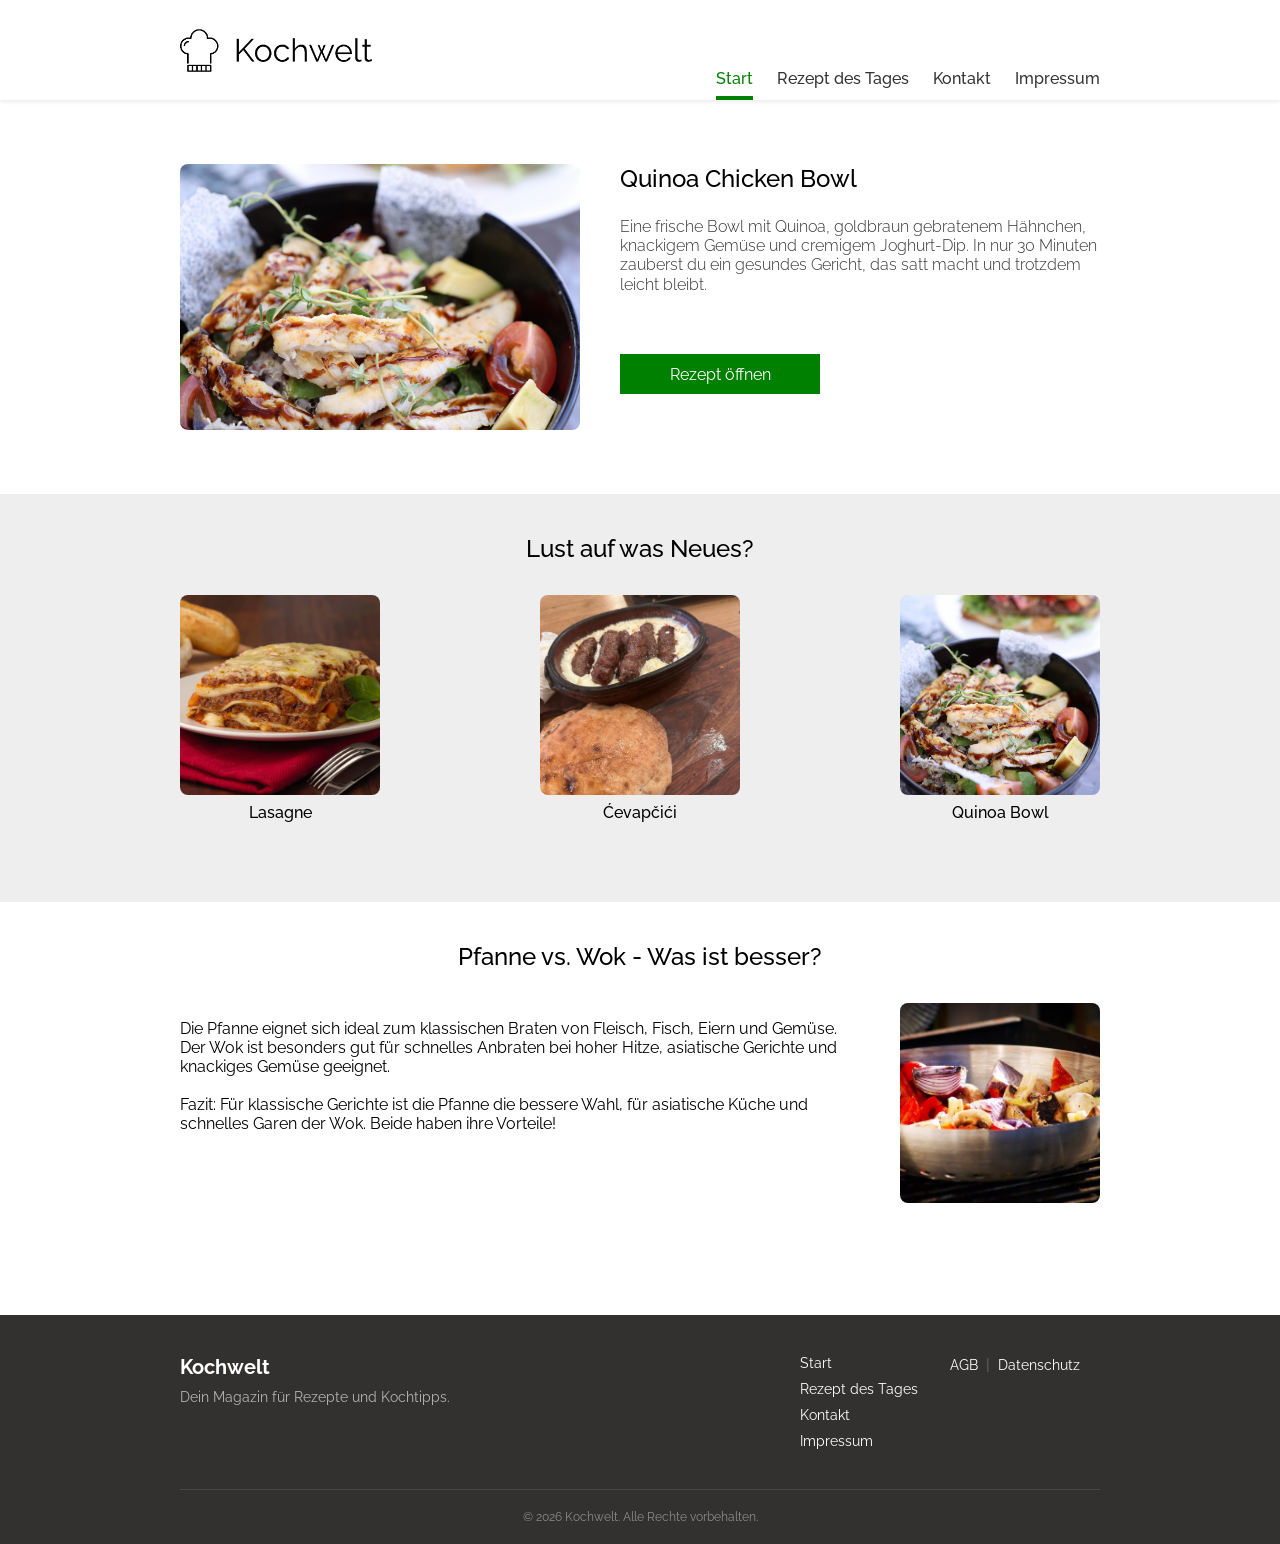
<file: index.html>
<!doctype html>
<html lang="de">
  <head>
    <meta charset="UTF-8" />
    <meta name="viewport" content="width=device-width, initial-scale=1.0" />
    <title>Kochwelt</title>
    <link rel="preconnect" href="https://fonts.googleapis.com" />
    <link rel="preconnect" href="https://fonts.gstatic.com" crossorigin />
    <link
      href="https://fonts.googleapis.com/css2?family=Raleway:wght@300;400;500;600;700&display=swap"
      rel="stylesheet"
    />
    <link rel="stylesheet" href="style.css" />
  </head>

<body>
  <header class="main-header">
    <a href="index.html" class="logo-link">
      <img src="img/logo.png" alt="Kochwelt Logo" class="logo-img" />
    </a>
    <nav class="navigation">
      <a href="./index.html" class="nav-link active">Start</a>
      <a href="./rezept-robin.html" class="nav-link">Rezept des Tages</a>
      <a href="./contact.html" class="nav-link">Kontakt</a>
      <a href="./Impressum.html" class="nav-link">Impressum</a>
    </nav>
  </header>

  <main>
    <section class="hero container">
      <img src="./img/quinoa-bowl.jpg" class="hero-image" alt="Quinoa Chicken Bowl" />
      <div class="hero-text">
        <h1>Quinoa Chicken Bowl</h1>
        <p class="hero-description">
          Eine frische Bowl mit Quinoa, goldbraun gebratenem Hähnchen,
          knackigem Gemüse und cremigem Joghurt-Dip. In nur 30 Minuten
          zauberst du ein gesundes Gericht, das satt macht und trotzdem leicht
          bleibt.
        </p>
        <a href="rezept-robin.html" class="hero-button">Rezept öffnen</a>
      </div>
    </section>

    <section class="neues">
      <div class="container">
        <h2>Lust auf was Neues?</h2>
        <div class="rezepte">
          <a href="./JB_Rezept_genau_gleich.html" class="rezept-karte">
            <img src="./img/Lasagne.jpg" alt="Lasagne" />
            <span>Lasagne</span>
          </a>

          <a href="./RMrezept.html" class="rezept-karte">
            <img src="./img/cevapcici.jpeg" alt="Ćevapčići" />
            <span>Ćevapčići</span>
          </a>

          <a href="./rezept-robin.html" class="rezept-karte">
            <img src="./img/quinoa-bowl.jpg" alt="Quinoa Bowl" />
            <span>Quinoa Bowl</span>
          </a>
        </div>
      </div>
    </section>

    <section class="artikel">
      <div class="container">
        <h2>Pfanne vs. Wok - Was ist besser?</h2>

        <div class="artikel-inhalt">
         
            <p>
              Die Pfanne eignet sich ideal zum klassischen Braten von Fleisch, Fisch, Eiern und Gemüse. Der Wok ist
              besonders gut für schnelles Anbraten bei hoher Hitze, asiatische Gerichte und knackiges Gemüse geeignet.
              <br>
              <br>
              Fazit: Für klassische Gerichte ist die Pfanne die bessere Wahl, für asiatische Küche und schnelles Garen
              der Wok. Beide haben ihre Vorteile!
            </p>
          
          <div class="artikel-bild">
            <img src="./img/wok.jpg" alt="Gemüse im Wok" />
          </div>
        </div>
      </div>
    </section>
  </main>

  <footer class="site-footer">
    <div class="footer-container">
      <div class="footer-brand">
        <span class="footer-logo-text">Kochwelt</span>
        <p>Dein Magazin für Rezepte und Kochtipps.</p>
      </div>

      <div class="footer-links">
        <a href="./index.html">Start</a>
        <a href="./rezept-robin.html">Rezept des Tages</a>
        <a href="./contact.html">Kontakt</a>
        <a href="./Impressum.html">Impressum</a>
      </div>

      <div class="footer-legal">
        <a href="#">AGB</a>
        <span class="separator">|</span>
        <a href="#">Datenschutz</a>
      </div>
    </div>
    <div class="footer-bottom">
      <p>&copy; 2026 Kochwelt. Alle Rechte vorbehalten.</p>
    </div>
  </footer>
</body>

</html>
</file>
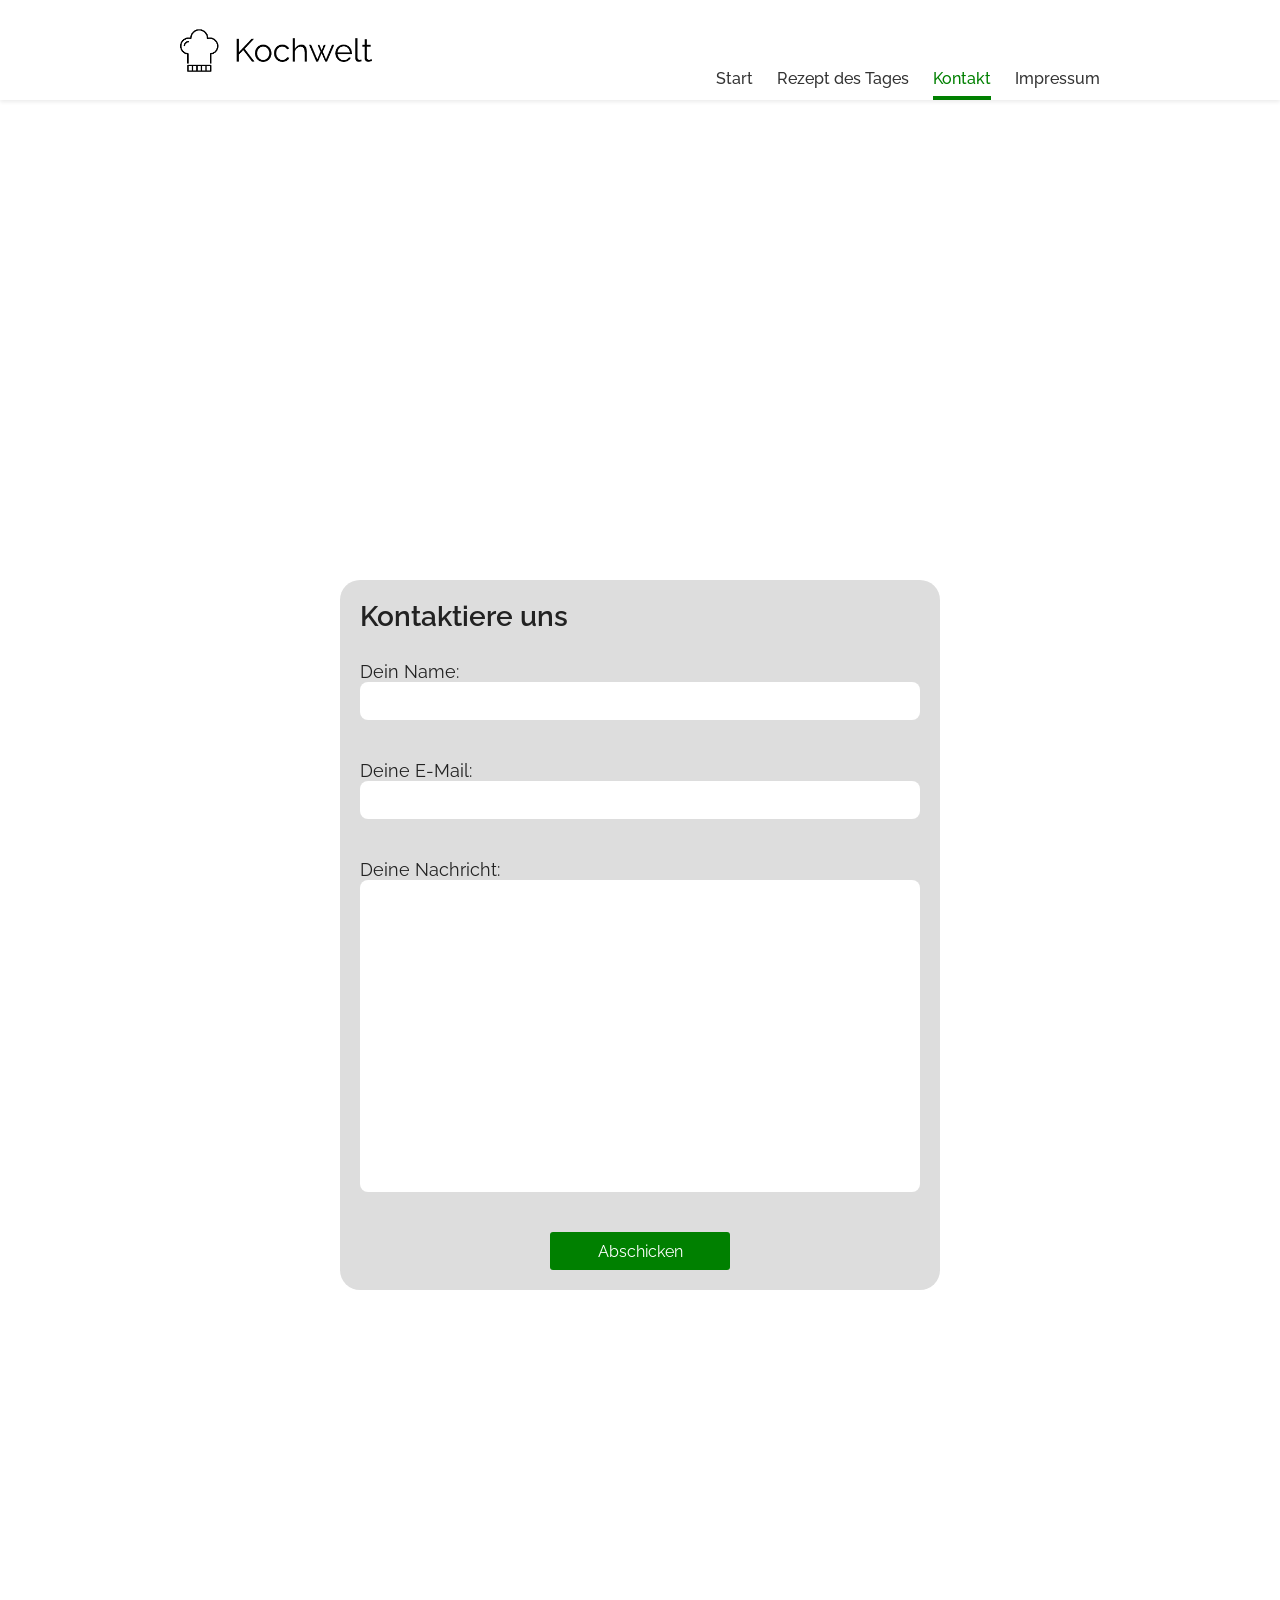
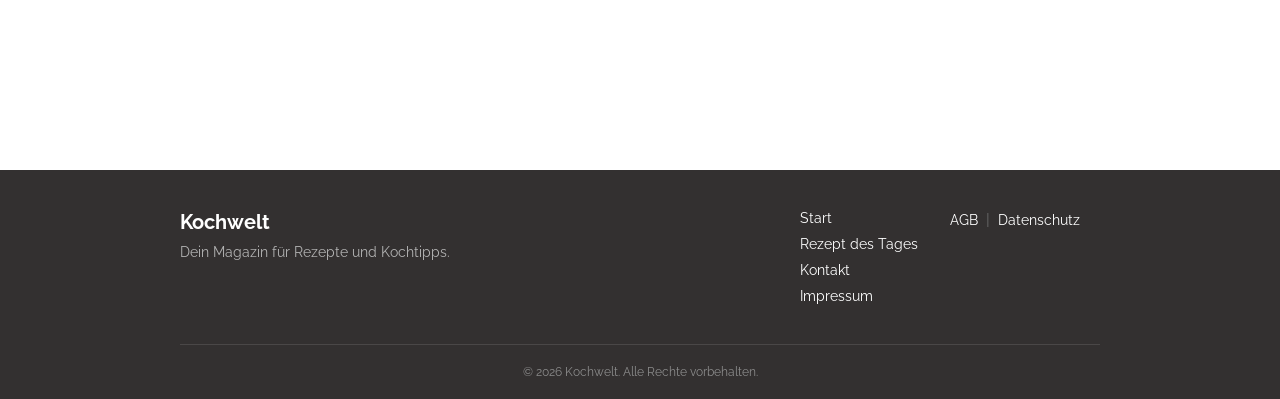
<file: contact.html>
<!doctype html>
<html lang="de">
  <head>
    <meta charset="UTF-8" />
    <meta name="viewport" content="width=device-width, initial-scale=1.0" />
    <title>Kontakt - Kochwelt</title>
    <link rel="preconnect" href="https://fonts.googleapis.com" />
    <link rel="preconnect" href="https://fonts.gstatic.com" crossorigin />
    <link
      href="https://fonts.googleapis.com/css2?family=Raleway:wght@300;400;500;600;700&display=swap"
      rel="stylesheet"/>
    <link rel="stylesheet" href="style.css" />
    <link rel="stylesheet" href="contact.css" />
  </head>

  <body>
    <header class="main-header">
      <a href="index.html" class="logo-link">
        <img src="img/logo.png" alt="Kochwelt Logo" class="logo-img" />
      </a>
      <nav class="navigation">
       <a href="./index.html" class="nav-link">Start</a>
      <a href="./rezept-robin.html" class="nav-link">Rezept des Tages</a>
      <a href="./contact.html" class="nav-link active">Kontakt</a>
      <a href="./Impressum.html" class="nav-link">Impressum</a>
      </nav>
    </header>

    <main class="contact-section">
      <form class="contact-form">
        <h1>Kontaktiere uns</h1>

        <label for="name">Dein Name:</label>
        <input required type="text" id="name" name="name" />

        <label for="email">Deine E-Mail:</label>
        <input required type="email" id="email" name="email" />

        <label for="message">Deine Nachricht:</label>
        <textarea required id="message" name="message"></textarea>

        <button type="submit" class="contact-button">Abschicken</button>
      </form>
    </main>

    <footer class="site-footer">
      <div class="footer-container">
        <div class="footer-brand">
          <span class="footer-logo-text">Kochwelt</span>
          <p>Dein Magazin für Rezepte und Kochtipps.</p>
        </div>

        <div class="footer-links">
           <a href="./index.html">Start</a>
      <a href="./rezept-robin.html">Rezept des Tages</a>
      <a href="./contact.html">Kontakt</a>
      <a href="./Impressum.html">Impressum</a>
        </div>

        <div class="footer-legal">
          <a href="#">AGB</a>
          <span class="separator">|</span>
          <a href="#">Datenschutz</a>
        </div>
      </div>
      <div class="footer-bottom">
        <p>&copy; 2026 Kochwelt. Alle Rechte vorbehalten.</p>
      </div>
    </footer>
  </body>
</html>
</file>
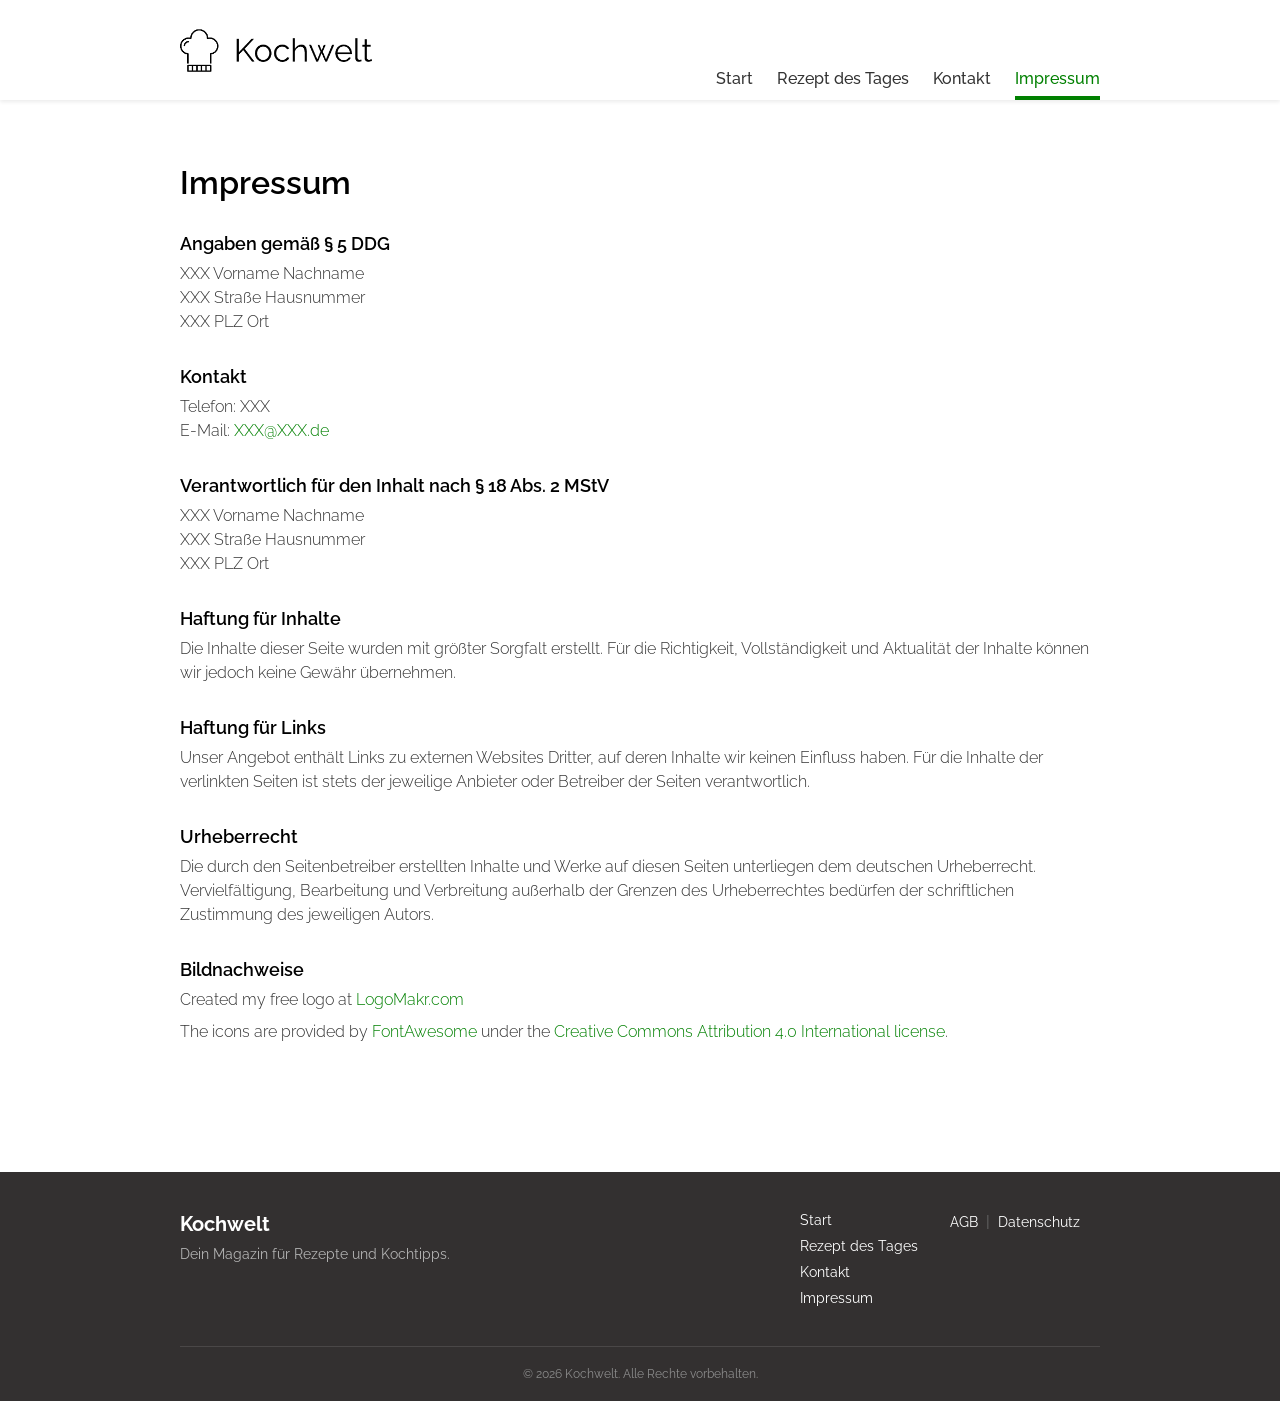
<file: Impressum.html>
<!doctype html>
<html lang="de">
  <head>
    <meta charset="UTF-8" />
    <meta name="viewport" content="width=device-width, initial-scale=1.0" />
    <title>Impressum - Kochwelt</title>
    <link rel="preconnect" href="https://fonts.googleapis.com" />
    <link rel="preconnect" href="https://fonts.gstatic.com" crossorigin />
    <link
      href="https://fonts.googleapis.com/css2?family=Raleway:wght@300;400;500;600;700&display=swap"
      rel="stylesheet"
    />
    <link rel="stylesheet" href="style.css" />
    <link rel="stylesheet" href="Impressum-style.css" />
  </head>

  <body>
    <header class="main-header">
      <a href="index.html" class="logo-link">
        <img src="img/logo.png" alt="Kochwelt Logo" class="logo-img" />
      </a>
      <nav class="navigation">
       <a href="./index.html" class="nav-link">Start</a>
      <a href="./rezept-robin.html" class="nav-link">Rezept des Tages</a>
      <a href="./contact.html" class="nav-link">Kontakt</a>
      <a href="./Impressum.html" class="nav-link active">Impressum</a>
      </nav>
    </header>

    <main class="impressum container">
        <h1>Impressum</h1>
            <h2>Angaben gemäß § 5 DDG</h2>
            <p>
                XXX Vorname Nachname<br>
                XXX Straße Hausnummer<br>
                XXX PLZ Ort
            </p>

            <h2>Kontakt</h2>
            <p>
                Telefon: XXX<br>
                E-Mail: <a href="mailto:XXX@XXX.de">XXX@XXX.de</a>
            </p>

            <h2>Verantwortlich für den Inhalt nach § 18 Abs. 2 MStV</h2>
            <p>
                XXX Vorname Nachname<br>
                XXX Straße Hausnummer<br>
                XXX PLZ Ort
            </p>

            <h2>Haftung für Inhalte</h2>
            <p>
                Die Inhalte dieser Seite wurden mit größter Sorgfalt erstellt. Für die Richtigkeit,
                Vollständigkeit und Aktualität der Inhalte können wir jedoch keine Gewähr übernehmen.
            </p>

            <h2>Haftung für Links</h2>
            <p>
                Unser Angebot enthält Links zu externen Websites Dritter, auf deren Inhalte wir keinen
                Einfluss haben. Für die Inhalte der verlinkten Seiten ist stets der jeweilige Anbieter
                oder Betreiber der Seiten verantwortlich.
            </p>

            <h2>Urheberrecht</h2>
            <p>
                Die durch den Seitenbetreiber erstellten Inhalte und Werke auf diesen Seiten unterliegen
                dem deutschen Urheberrecht. Vervielfältigung, Bearbeitung und Verbreitung außerhalb der
                Grenzen des Urheberrechtes bedürfen der schriftlichen Zustimmung des jeweiligen Autors.
            </p>

        <h2>Bildnachweise</h2>
        <p>
          Created my free logo at
          <a href="https://logomakr.com" target="_blank">LogoMakr.com</a>
        </p>
        <p>
          The icons are provided by
          <a href="https://fontawesome.com/" rel="nofollow" target="_blank">FontAwesome</a>
          under the
          <a href="https://fontawesome.com/license" target="_blank" rel="nofollow">Creative Commons Attribution 4.0 International license</a>.
        </p>
    </main>

    <footer class="site-footer">
      <div class="footer-container">
        <div class="footer-brand">
          <span class="footer-logo-text">Kochwelt</span>
          <p>Dein Magazin für Rezepte und Kochtipps.</p>
        </div>

        <div class="footer-links">
           <a href="./index.html">Start</a>
      <a href="./rezept-robin.html">Rezept des Tages</a>
      <a href="./contact.html">Kontakt</a>
      <a href="./Impressum.html">Impressum</a>
        </div>

        <div class="footer-legal">
          <a href="#">AGB</a>
          <span class="separator">|</span>
          <a href="#">Datenschutz</a>
        </div>
      </div>
      <div class="footer-bottom">
        <p>&copy; 2026 Kochwelt. Alle Rechte vorbehalten.</p>
      </div>
    </footer>
  </body>
</html>
</file>
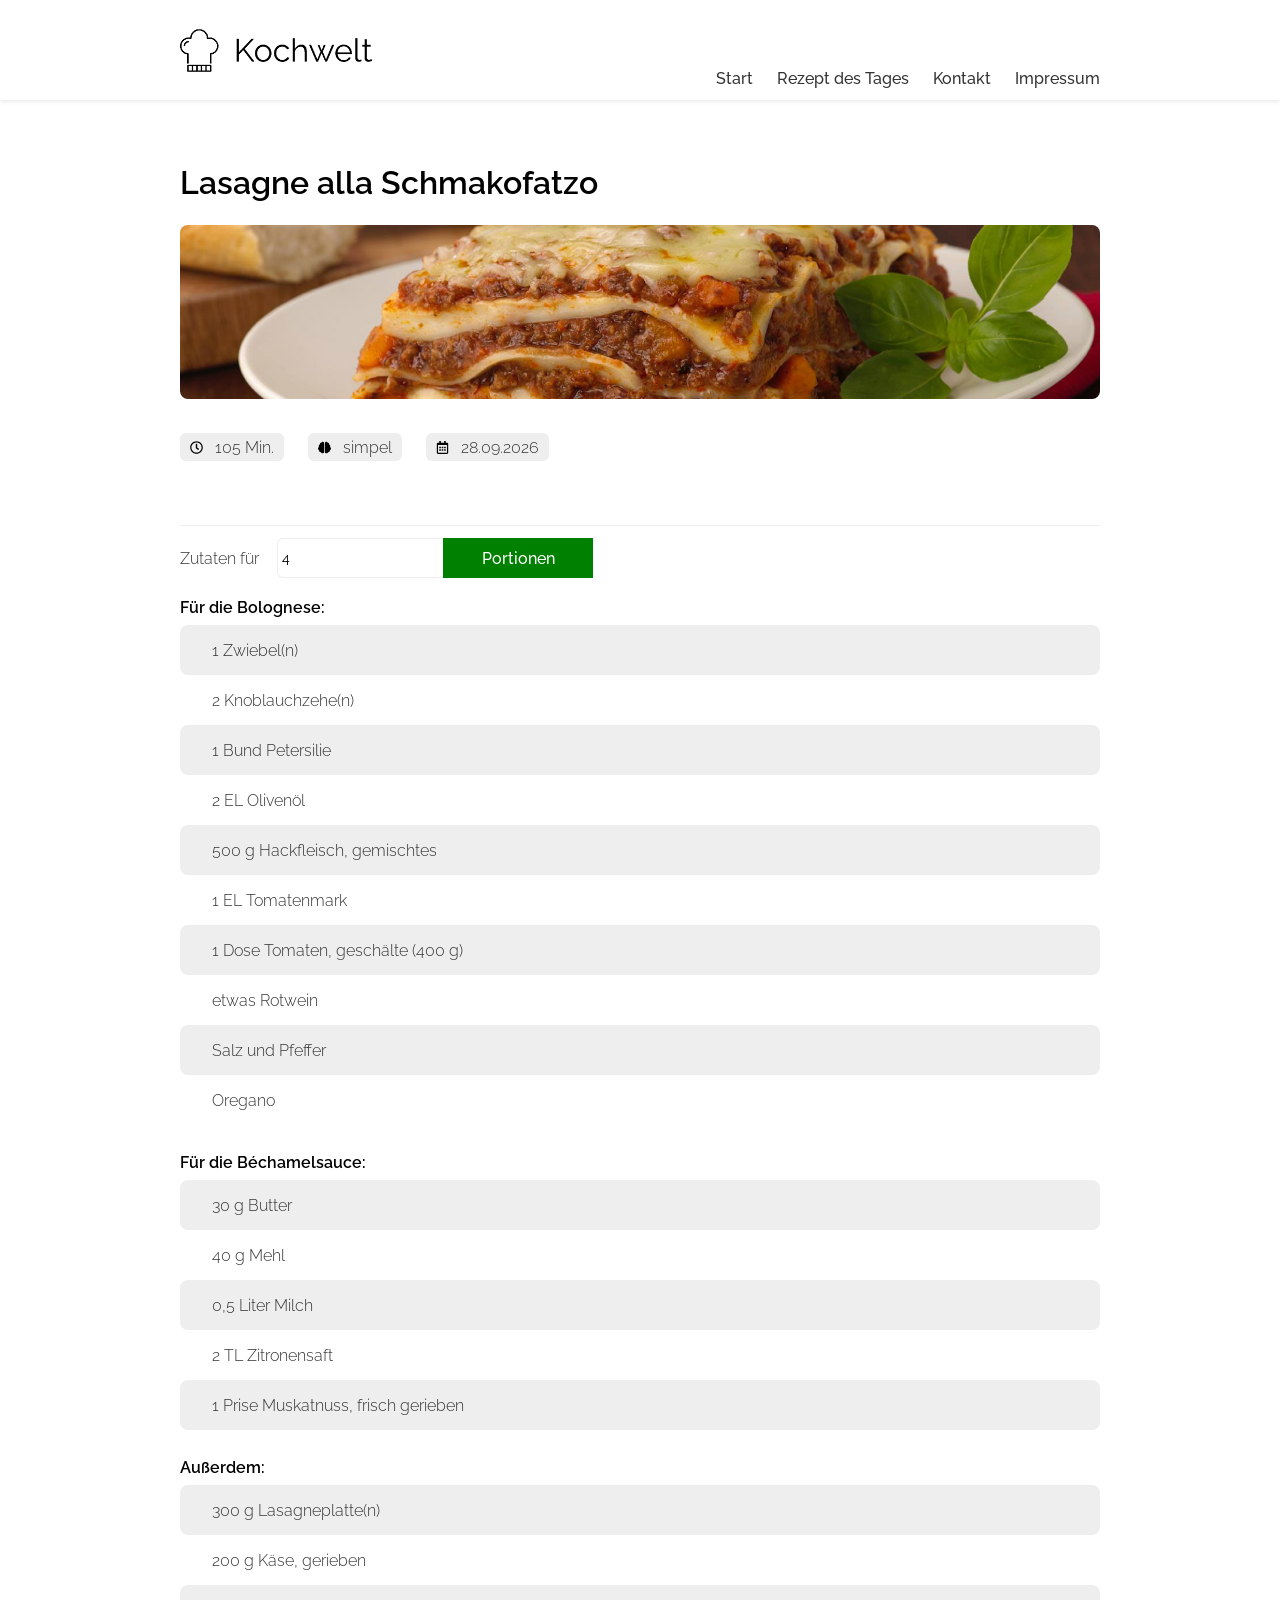
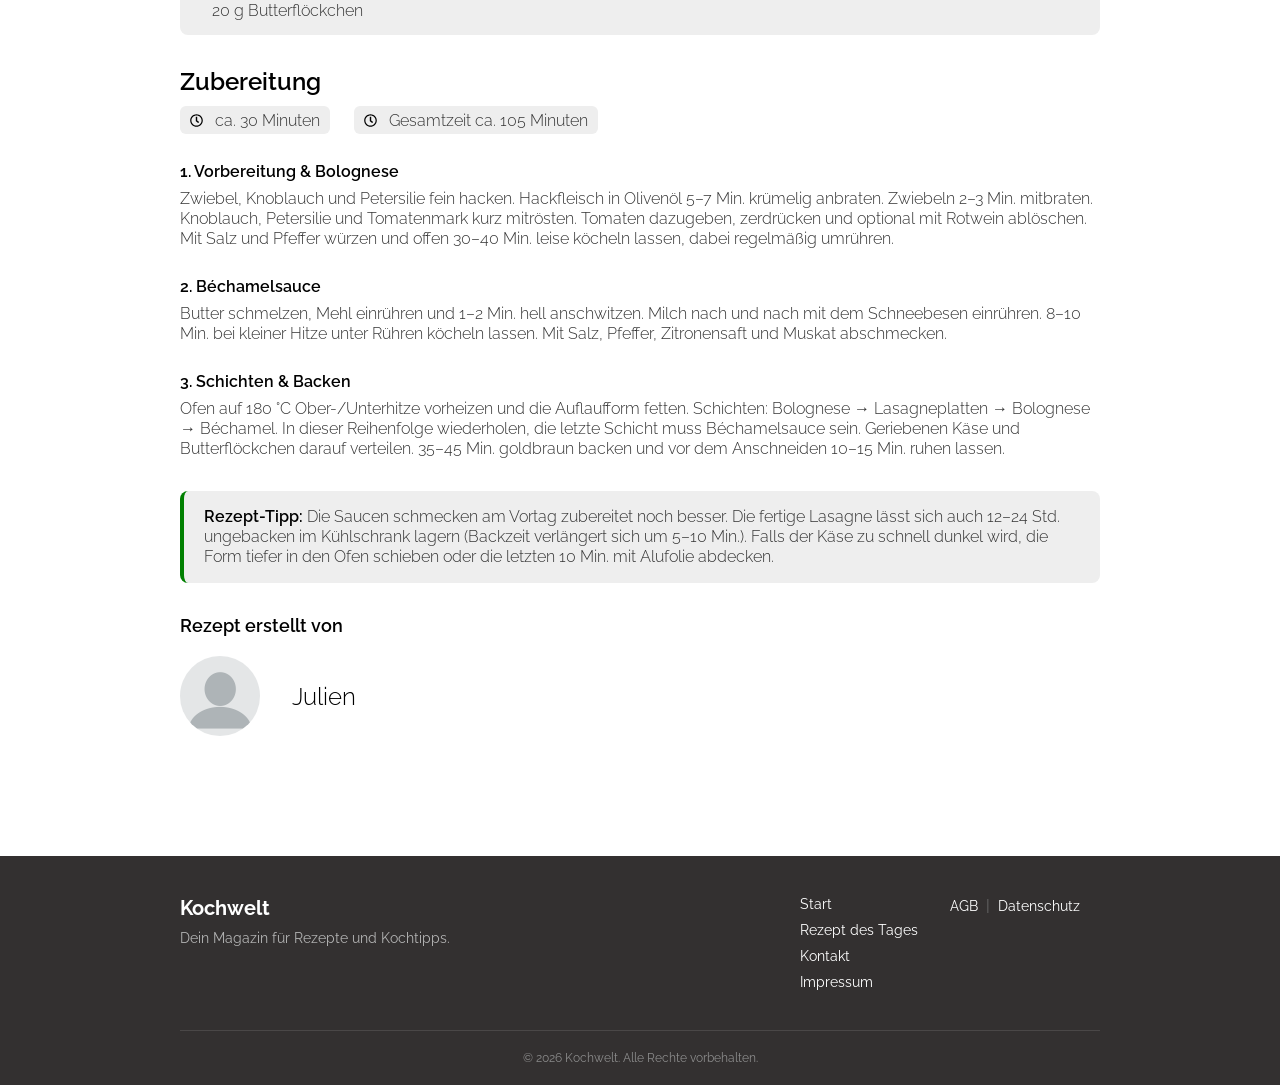
<file: JB_Rezept_genau_gleich.html>
<!doctype html>
<html lang="de">

<head>
  <meta charset="UTF-8" />
  <meta name="viewport" content="width=device-width, initial-scale=1.0" />
  <title>Lasagne alla Schmakofatzo - Kochwelt</title>
  <link rel="preconnect" href="https://fonts.googleapis.com" />
  <link rel="preconnect" href="https://fonts.gstatic.com" crossorigin />
  <link href="https://fonts.googleapis.com/css2?family=Raleway:wght@300;400;500;600;700&display=swap" rel="stylesheet" />
  <link rel="stylesheet" href="style.css" />
  <link rel="stylesheet" href="JB_Rezept_css_genau gleich.css" />
</head>

<body>
  <header class="main-header">
    <a href="index.html" class="logo-link">
      <img src="img/logo.png" alt="Kochwelt Logo" class="logo-img" />
    </a>
    <nav class="navigation">
      <a href="./index.html" class="nav-link">Start</a>
      <a href="./rezept-robin.html" class="nav-link">Rezept des Tages</a>
      <a href="./contact.html" class="nav-link">Kontakt</a>
      <a href="./Impressum.html" class="nav-link">Impressum</a>
    </nav>
  </header>

  <main class="recipe container">
    <h1>Lasagne alla Schmakofatzo</h1>
    <img class="recipe-image" src="img/Lasagne.jpg" alt="Lasagne alla Schmakofatzo" />

    <div class="info-recipe">
      <p class="recipe-info-item">
        <img src="img/icons/clock-regular.svg" alt="" />
        105 Min.
      </p>
      <p class="recipe-info-item">
        <img src="img/icons/brain-solid.svg" alt="" />
        simpel
      </p>
      <p class="recipe-info-item">
        <img src="img/icons/calendar-alt-regular.svg" alt="" />
        28.09.2026
      </p>
    </div>

    <hr />

    <form class="portions" onsubmit="return false;">
      <label for="portions">Zutaten für</label>
      <input type="number" id="portions" value="4" min="1" />
      <button type="submit" class="recipe-button">Portionen</button>
    </form>

    <h4 class="ingredients-title">Für die Bolognese:</h4>
    <ul class="ingredients-list">
      <li>1 Zwiebel(n)</li>
      <li>2 Knoblauchzehe(n)</li>
      <li>1 Bund Petersilie</li>
      <li>2 EL Olivenöl</li>
      <li>500 g Hackfleisch, gemischtes</li>
      <li>1 EL Tomatenmark</li>
      <li>1 Dose Tomaten, geschälte (400 g)</li>
      <li>etwas Rotwein</li>
      <li>Salz und Pfeffer</li>
      <li>Oregano</li>
    </ul>

    <h4 class="ingredients-title">Für die Béchamelsauce:</h4>
    <ul class="ingredients-list">
      <li>30 g Butter</li>
      <li>40 g Mehl</li>
      <li>0,5 Liter Milch</li>
      <li>2 TL Zitronensaft</li>
      <li>1 Prise Muskatnuss, frisch gerieben</li>
    </ul>

    <h4 class="ingredients-title">Außerdem:</h4>
    <ul class="ingredients-list">
      <li>300 g Lasagneplatte(n)</li>
      <li>200 g Käse, gerieben</li>
      <li>20 g Butterflöckchen</li>
    </ul>

    <h2>Zubereitung</h2>

    <div class="info-recipe">
      <p class="recipe-info-item">
        <img src="img/icons/clock-regular.svg" alt="" />
        ca. 30 Minuten
      </p>
      <p class="recipe-info-item">
        <img src="img/icons/clock-regular.svg" alt="" />
        Gesamtzeit ca. 105 Minuten
      </p>
    </div>

    <h4 class="step-title">1. Vorbereitung &amp; Bolognese</h4>
    <p class="preparation">
      Zwiebel, Knoblauch und Petersilie fein hacken. Hackfleisch in Olivenöl
      5–7 Min. krümelig anbraten. Zwiebeln 2–3 Min. mitbraten. Knoblauch,
      Petersilie und Tomatenmark kurz mitrösten. Tomaten dazugeben,
      zerdrücken und optional mit Rotwein ablöschen. Mit Salz und Pfeffer
      würzen und offen 30–40 Min. leise köcheln lassen, dabei regelmäßig
      umrühren.
    </p>

    <h4 class="step-title">2. Béchamelsauce</h4>
    <p class="preparation">
      Butter schmelzen, Mehl einrühren und 1–2 Min. hell anschwitzen. Milch
      nach und nach mit dem Schneebesen einrühren. 8–10 Min. bei kleiner
      Hitze unter Rühren köcheln lassen. Mit Salz, Pfeffer, Zitronensaft und
      Muskat abschmecken.
    </p>

    <h4 class="step-title">3. Schichten &amp; Backen</h4>
    <p class="preparation">
      Ofen auf 180 °C Ober-/Unterhitze vorheizen und die Auflaufform fetten.
      Schichten: Bolognese → Lasagneplatten → Bolognese → Béchamel. In dieser
      Reihenfolge wiederholen, die letzte Schicht muss Béchamelsauce sein.
      Geriebenen Käse und Butterflöckchen darauf verteilen. 35–45 Min.
      goldbraun backen und vor dem Anschneiden 10–15 Min. ruhen lassen.
    </p>

    <div class="tip">
      <strong>Rezept-Tipp:</strong> Die Saucen schmecken am Vortag zubereitet
      noch besser. Die fertige Lasagne lässt sich auch 12–24 Std. ungebacken
      im Kühlschrank lagern (Backzeit verlängert sich um 5–10 Min.). Falls der
      Käse zu schnell dunkel wird, die Form tiefer in den Ofen schieben oder
      die letzten 10 Min. mit Alufolie abdecken.
    </div>

    <h3>Rezept erstellt von</h3>
    <div class="creator">
      <img src="img/profile.png" alt="Profilbild" />
      <span>Julien</span>
    </div>
  </main>

  <footer class="site-footer">
    <div class="footer-container">
      <div class="footer-brand">
        <span class="footer-logo-text">Kochwelt</span>
        <p>Dein Magazin für Rezepte und Kochtipps.</p>
      </div>

      <div class="footer-links">
        <a href="./index.html">Start</a>
        <a href="./rezept-robin.html">Rezept des Tages</a>
        <a href="./contact.html">Kontakt</a>
        <a href="./Impressum.html">Impressum</a>
      </div>

      <div class="footer-legal">
        <a href="#">AGB</a>
        <span class="separator">|</span>
        <a href="#">Datenschutz</a>
      </div>
    </div>
    <div class="footer-bottom">
      <p>&copy; 2026 Kochwelt. Alle Rechte vorbehalten.</p>
    </div>
  </footer>
</body>

</html>
</file>
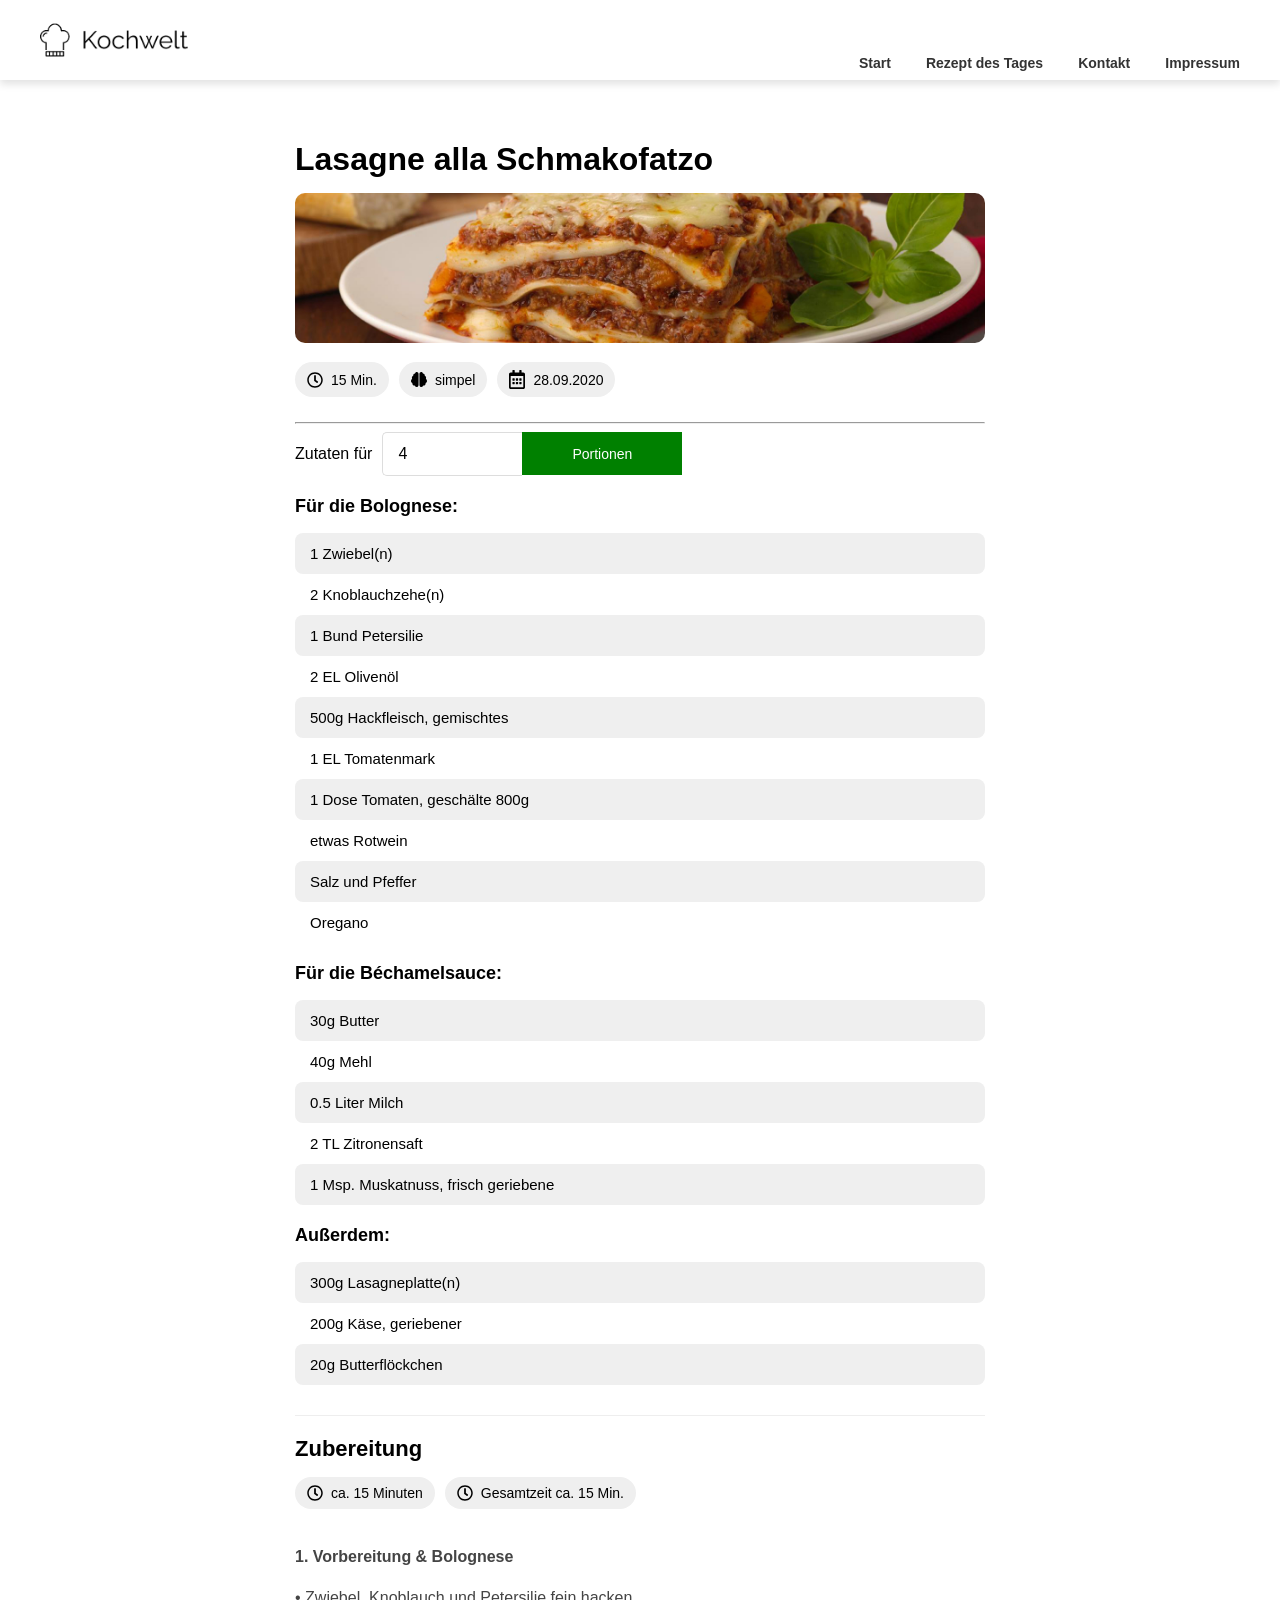
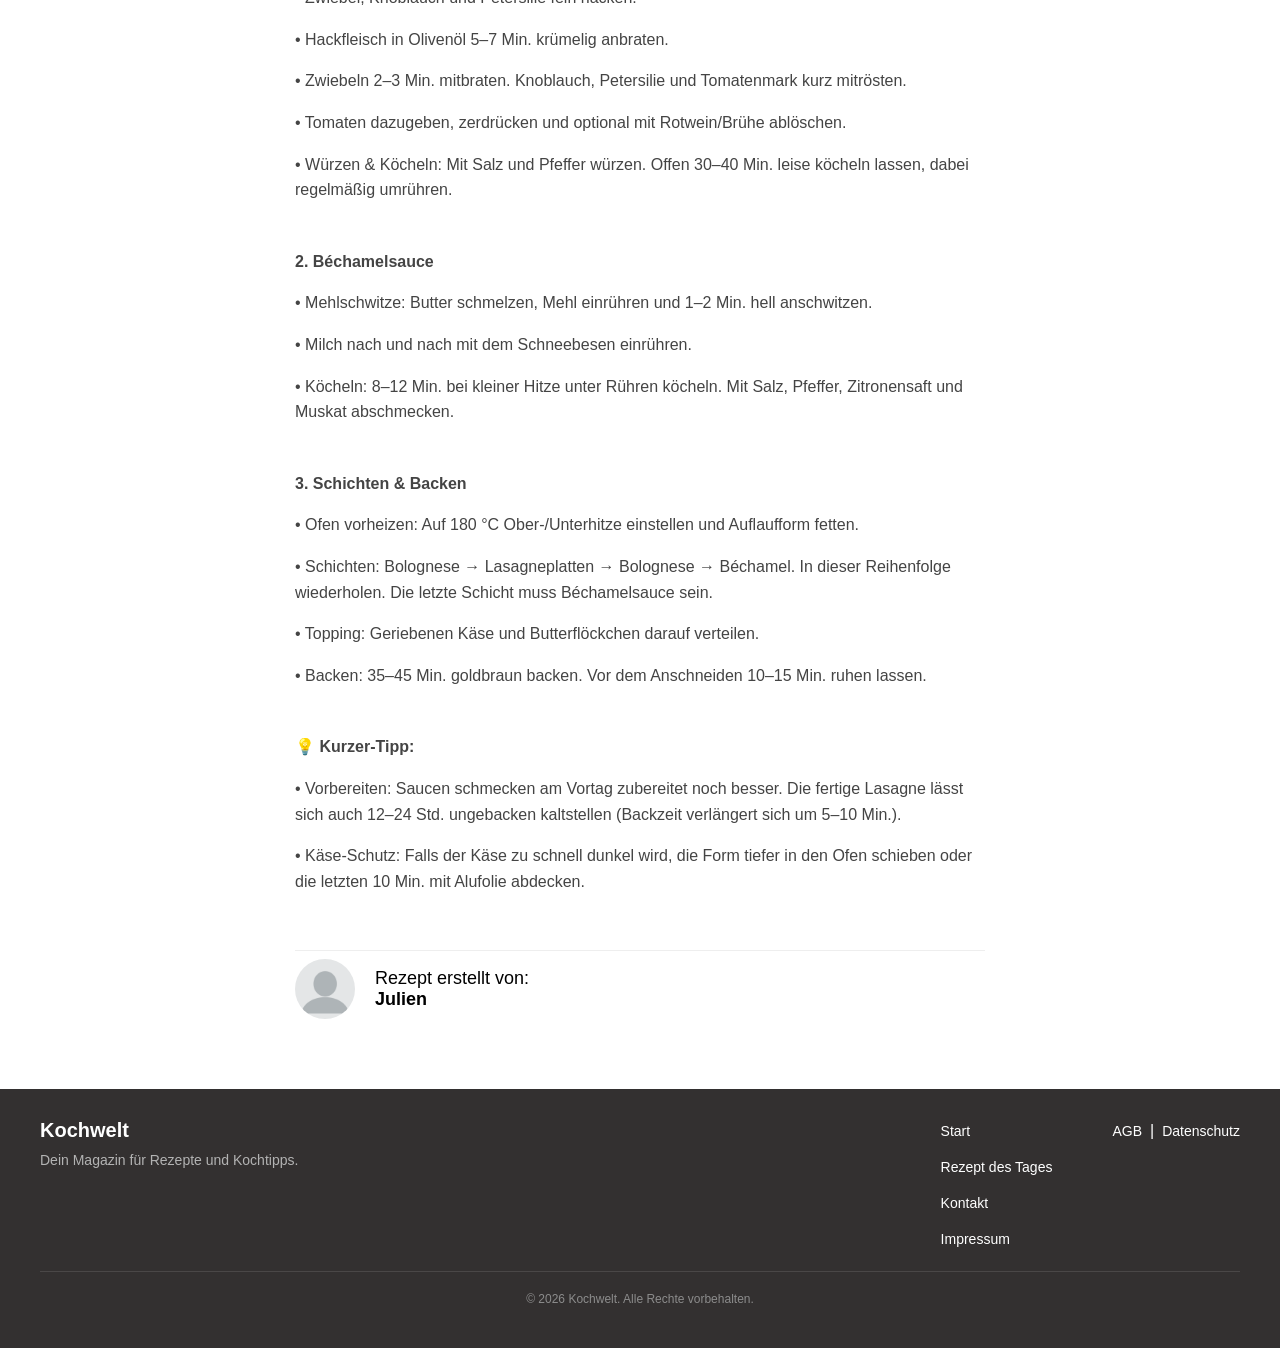
<file: JBs_Rezept.html>
<!DOCTYPE html>
<html lang="de">
<head>
    <meta charset="UTF-8">
    <meta name="viewport" content="width=device-width, initial-scale=1.0">
    <title>Lasagne alla Schmakofatzo</title>
    <link rel="stylesheet" href="JBs_Rezept.css">
</head>
<body>

    <header class="main-header">
        <img src="img/logo.png" alt="Logo" class="logo-img">
        <nav class="navigation">
            <a href="#" class="nav-link">Start</a>
            <a href="#" class="nav-link">Rezept des Tages</a>
            <a href="#" class="nav-link">Kontakt</a>
            <a href="#" class="nav-link">Impressum</a>
        </nav>
    </header>

    <article class="recipe">
        <header>
            <h1>Lasagne alla Schmakofatzo</h1>
            <img src="img/Lasagne.jpg" alt="Lasagne" class="recipe-image">
            <div class="info-recipe">
                <span class="recipe-info-item"><img src="img/icons/clock-regular.svg" alt="Uhr"> 15 Min.</span>
                <span class="recipe-info-item"><img src="img/icons/brain-solid.svg" alt="Gehirn"> simpel</span>
                <span class="recipe-info-item"><img src="img/icons/calendar-alt-regular.svg" alt="Kalender"> 28.09.2020</span>
            </div>
        </header>
        <hr />

        <section class="recipe-section all-ingredients">
            <div class="portions">
                <p>Zutaten für</p>
                <div class="input-group">
                    <input type="number" id="portionsInput" value="4" min="1">
                    <button id="calcBtn" class="recipe-button">Portionen</button>
                </div>
            </div>

            <h3>Für die Bolognese:</h3>
            <ul class="ingredients-list">
                <li><span class="amount" data-base="1">1</span> Zwiebel(n)</li>
                <li><span class="amount" data-base="2">2</span> Knoblauchzehe(n)</li>
                <li><span class="amount" data-base="1">1</span> Bund Petersilie</li>
                <li><span class="amount" data-base="2">2</span> EL Olivenöl</li>
                <li><span class="amount" data-base="500">500</span>g Hackfleisch, gemischtes</li>
                <li><span class="amount" data-base="1">1</span> EL Tomatenmark</li>
                <li><span class="amount" data-base="1">1</span> Dose Tomaten, geschälte 800g</li>
                <li>etwas Rotwein</li>
                <li>Salz und Pfeffer</li>
                <li>Oregano</li>
            </ul>

            <h3>Für die Béchamelsauce:</h3>
            <ul class="ingredients-list">
                <li><span class="amount" data-base="30">30</span>g Butter</li>
                <li><span class="amount" data-base="40">40</span>g Mehl</li>
                <li><span class="amount" data-base="0.5">0.5</span> Liter Milch</li>
                <li><span class="amount" data-base="2">2</span> TL Zitronensaft</li>
                <li><span class="amount" data-base="1">1</span> Msp. Muskatnuss, frisch geriebene</li>
            </ul>

            <h3>Außerdem:</h3>
            <ul class="ingredients-list">
                <li><span class="amount" data-base="300">300</span>g Lasagneplatte(n)</li>
                <li><span class="amount" data-base="200">200</span>g Käse, geriebener</li>
                <li><span class="amount" data-base="20">20</span>g Butterflöckchen</li>
            </ul>
        </section>

        <section class="recipe-section recipe-preparation">
            <hr>
            <h2>Zubereitung</h2>
            <div class="info-recipe">
                <span class="recipe-info-item"><img src="img/icons/clock-regular.svg" alt="Uhrzeit"> ca. 15 Minuten</span>
                <span class="recipe-info-item"><img src="img/icons/clock-regular.svg" alt="Gesamtzeit"> Gesamtzeit ca. 15 Min.</span>
            </div>

            <div class="instructions">
                <strong>1. Vorbereitung & Bolognese</strong>
                <p>• Zwiebel, Knoblauch und Petersilie fein hacken.</p>
                <p>• Hackfleisch in Olivenöl 5–7 Min. krümelig anbraten.</p>
                <p>• Zwiebeln 2–3 Min. mitbraten. Knoblauch, Petersilie und Tomatenmark kurz mitrösten.</p>
                <p>• Tomaten dazugeben, zerdrücken und optional mit Rotwein/Brühe ablöschen.</p>
                <p>• Würzen & Köcheln: Mit Salz und Pfeffer würzen. Offen 30–40 Min. leise köcheln lassen, dabei regelmäßig umrühren.</p>
            </div>

            <div class="instructions">
                <strong>2. Béchamelsauce</strong>
                <p>• Mehl­schwitze: Butter schmelzen, Mehl einrühren und 1–2 Min. hell anschwitzen.</p>
                <p>• Milch nach und nach mit dem Schneebesen einrühren.</p>
                <p>• Köcheln: 8–12 Min. bei kleiner Hitze unter Rühren köcheln. Mit Salz, Pfeffer, Zitronensaft und Muskat abschmecken.</p>
            </div>

            <div class="instructions">
                <strong>3. Schichten & Backen</strong>
                <p>• Ofen vorheizen: Auf 180 °C Ober-/Unterhitze einstellen und Auflaufform fetten.</p>
                <p>• Schichten: Bolognese → Lasagneplatten → Bolognese → Béchamel. In dieser Reihenfolge wiederholen. Die letzte Schicht muss Béchamelsauce sein.</p>
                <p>• Topping: Geriebenen Käse und Butterflöckchen darauf verteilen.</p>
                <p>• Backen: 35–45 Min. goldbraun backen. Vor dem Anschneiden 10–15 Min. ruhen lassen.</p>
            </div>

            <div class="instructions">
                <strong>💡 Kurzer-Tipp:</strong>
                <p>• Vorbereiten: Saucen schmecken am Vortag zubereitet noch besser. Die fertige Lasagne lässt sich auch 12–24 Std. ungebacken kaltstellen (Backzeit verlängert sich um 5–10 Min.).</p>
                <p>• Käse-Schutz: Falls der Käse zu schnell dunkel wird, die Form tiefer in den Ofen schieben oder die letzten 10 Min. mit Alufolie abdecken.</p>
            </div>

            <hr>
            
            <div class="creator">
                <img src="img/profile.png" alt="Ersteller Profilbild">
                <div>
                    Rezept erstellt von:<br>
                    <strong>Julien</strong>
                </div>
            </div>
        </section>
    </article>

    <footer class="site-footer">
        <div class="footer-container">
            <div class="footer-brand">
                <span class="footer-logo-text">Kochwelt</span>
                <p>Dein Magazin für Rezepte und Kochtipps.</p>
            </div>
            <div class="footer-links">
                <a href="#">Start</a>
                <a href="#">Rezept des Tages</a>
                <a href="#">Kontakt</a>
                <a href="#">Impressum</a>
            </div>
            <div class="footer-legal">
                <a href="#">AGB</a>
                <span class="separator">|</span>
                <a href="#">Datenschutz</a>
            </div>
        </div>
        <div class="footer-bottom">
            <p>&copy; 2026 Kochwelt. Alle Rechte vorbehalten.</p>
        </div>
    </footer>

</body>
</html>
</file>
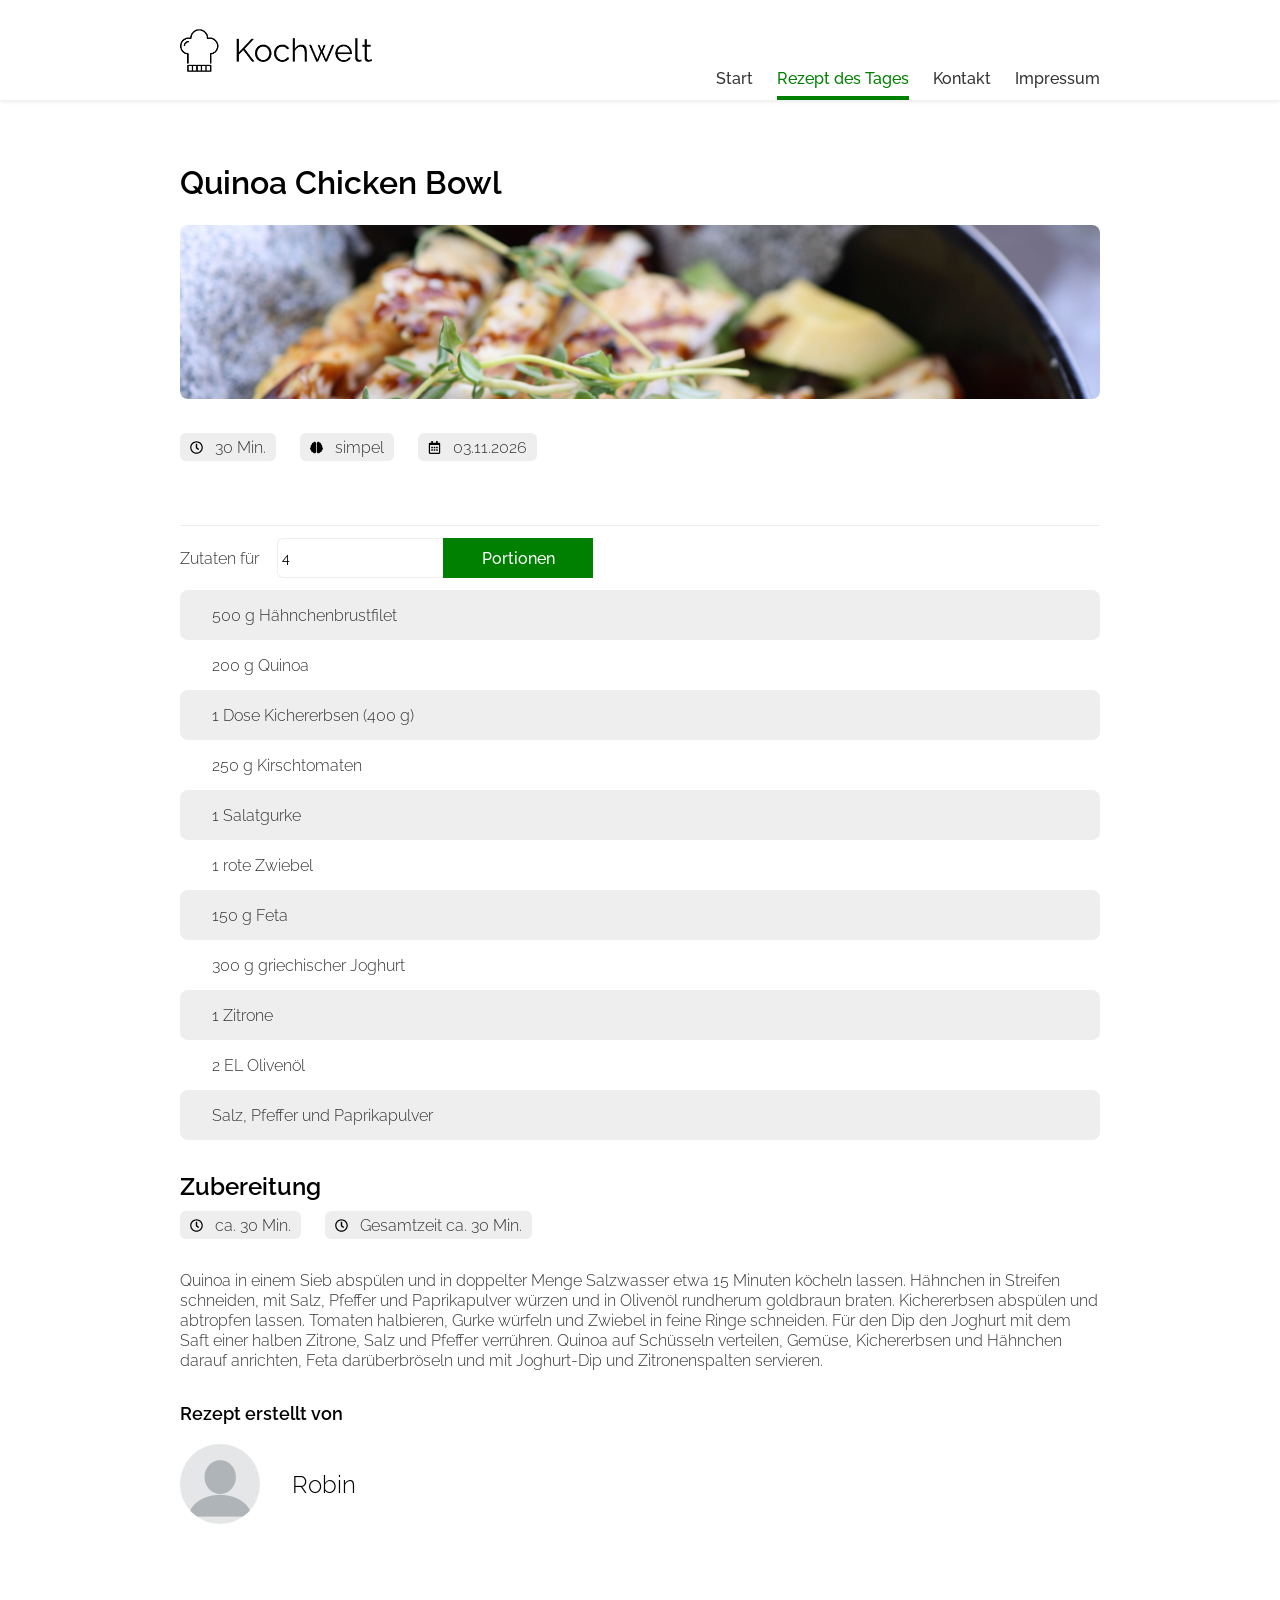
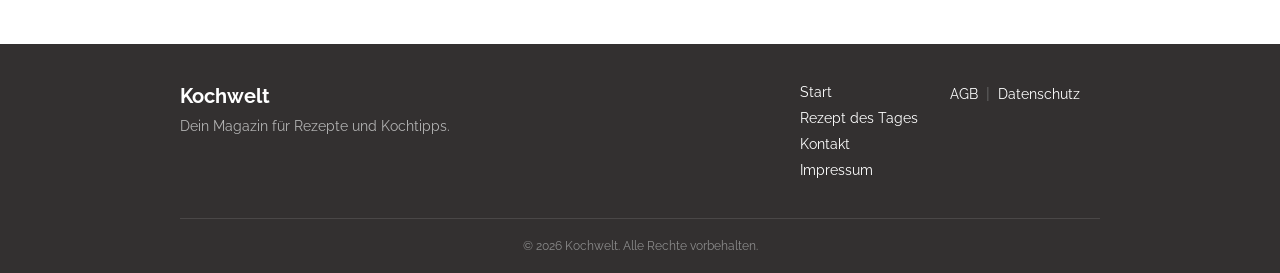
<file: rezept-robin.html>
<!doctype html>
<html lang="de">

<head>
  <meta charset="UTF-8" />
  <meta name="viewport" content="width=device-width, initial-scale=1.0" />
  <title>Quinoa Chicken Bowl - Kochwelt</title>
  <link rel="preconnect" href="https://fonts.googleapis.com" />
  <link rel="preconnect" href="https://fonts.gstatic.com" crossorigin />
  <link href="https://fonts.googleapis.com/css2?family=Raleway:wght@300;400;500;600;700&display=swap" rel="stylesheet" />
  <link rel="stylesheet" href="style.css" />
  <link rel="stylesheet" href="rezept-robin.css" />
</head>

<body>
  <header class="main-header">
    <a href="index.html" class="logo-link">
      <img src="img/logo.png" alt="Kochwelt Logo" class="logo-img" />
    </a>
    <nav class="navigation">
       <a href="./index.html" class="nav-link">Start</a>
      <a href="./rezept-robin.html" class="nav-link active">Rezept des Tages</a>
      <a href="./contact.html" class="nav-link">Kontakt</a>
      <a href="./Impressum.html" class="nav-link">Impressum</a>
    </nav>
  </header>

  <main class="recipe container">
    <h1>Quinoa Chicken Bowl</h1>
    <img class="recipe-image" src="img/quinoa-bowl.jpg" alt="Quinoa Chicken Bowl" />

    <div class="info-recipe">
      <p class="recipe-info-item">
        <img src="img/icons/clock-regular.svg" alt="" />
        30 Min.
      </p>
      <p class="recipe-info-item">
        <img src="img/icons/brain-solid.svg" alt="" />
        simpel
      </p>
      <p class="recipe-info-item">
        <img src="img/icons/calendar-alt-regular.svg" alt="" />
        03.11.2026
      </p>
    </div>

    <hr />

    <form class="portions" onsubmit="return false;">
      <label for="portions">Zutaten für</label>
      <input type="number" id="portions" value="4" min="1" />
      <button type="submit" class="recipe-button">Portionen</button>
    </form>

    <ul class="ingredients-list">
      <li>500 g Hähnchenbrustfilet</li>
      <li>200 g Quinoa</li>
      <li>1 Dose Kichererbsen (400 g)</li>
      <li>250 g Kirschtomaten</li>
      <li>1 Salatgurke</li>
      <li>1 rote Zwiebel</li>
      <li>150 g Feta</li>
      <li>300 g griechischer Joghurt</li>
      <li>1 Zitrone</li>
      <li>2 EL Olivenöl</li>
      <li>Salz, Pfeffer und Paprikapulver</li>
    </ul>

    <h2>Zubereitung</h2>

    <div class="info-recipe">
      <p class="recipe-info-item">
        <img src="img/icons/clock-regular.svg" alt="" />
        ca. 30 Min.
      </p>
      <p class="recipe-info-item">
        <img src="img/icons/clock-regular.svg" alt="" />
        Gesamtzeit ca. 30 Min.
      </p>
    </div>

    <p class="preparation">
      Quinoa in einem Sieb abspülen und in doppelter Menge Salzwasser etwa
      15 Minuten köcheln lassen. Hähnchen in Streifen schneiden, mit Salz,
      Pfeffer und Paprikapulver würzen und in Olivenöl rundherum goldbraun
      braten. Kichererbsen abspülen und abtropfen lassen. Tomaten halbieren,
      Gurke würfeln und Zwiebel in feine Ringe schneiden. Für den Dip den
      Joghurt mit dem Saft einer halben Zitrone, Salz und Pfeffer verrühren.
      Quinoa auf Schüsseln verteilen, Gemüse, Kichererbsen und Hähnchen
      darauf anrichten, Feta darüberbröseln und mit Joghurt-Dip und
      Zitronenspalten servieren.
    </p>

    <h3>Rezept erstellt von</h3>
    <div class="creator">
      <img src="img/profile.png" alt="Profilbild" />
      <span>Robin</span>
    </div>
  </main>

  <footer class="site-footer">
    <div class="footer-container">
      <div class="footer-brand">
        <span class="footer-logo-text">Kochwelt</span>
        <p>Dein Magazin für Rezepte und Kochtipps.</p>
      </div>

      <div class="footer-links">
        <a href="./index.html">Start</a>
        <a href="./rezept-robin.html">Rezept des Tages</a>
        <a href="./contact.html">Kontakt</a>
        <a href="./Impressum.html">Impressum</a>
      </div>

      <div class="footer-legal">
        <a href="#">AGB</a>
        <span class="separator">|</span>
        <a href="#">Datenschutz</a>
      </div>
    </div>
    <div class="footer-bottom">
      <p>&copy; 2026 Kochwelt. Alle Rechte vorbehalten.</p>
    </div>
  </footer>
</body>

</html>
</file>
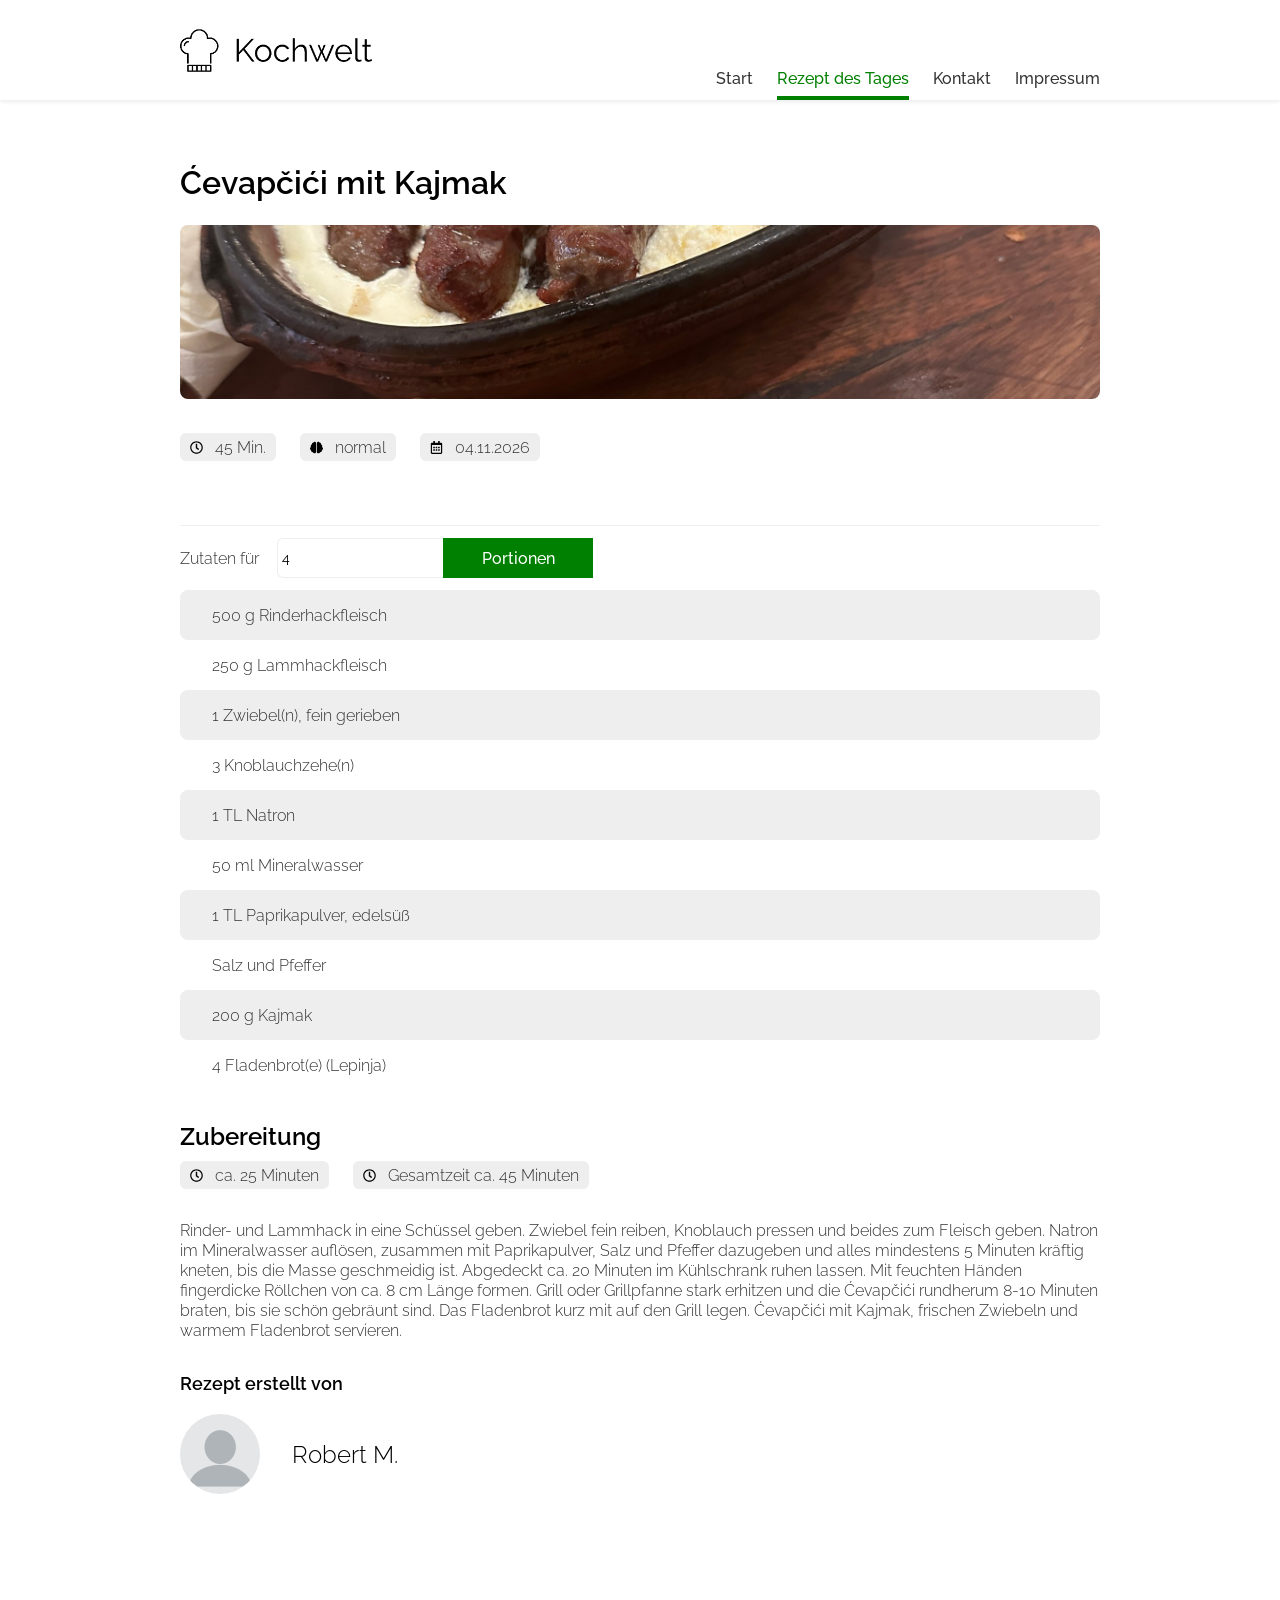
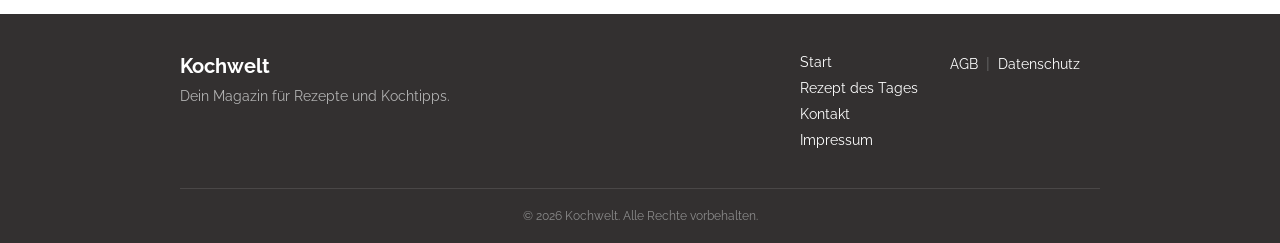
<file: RMrezept.html>
<!doctype html>
<html lang="de">

<head>
  <meta charset="UTF-8" />
  <meta name="viewport" content="width=device-width, initial-scale=1.0" />
  <title>Ćevapčići mit Kajmak - Kochwelt</title>
  <link rel="preconnect" href="https://fonts.googleapis.com" />
  <link rel="preconnect" href="https://fonts.gstatic.com" crossorigin />
  <link href="https://fonts.googleapis.com/css2?family=Raleway:wght@300;400;500;600;700&display=swap" rel="stylesheet" />
  <link rel="stylesheet" href="style.css" />
  <link rel="stylesheet" href="RMstyle.css" />
</head>

<body>
  <header class="main-header">
    <a href="index.html" class="logo-link">
      <img src="img/logo.png" alt="Kochwelt Logo" class="logo-img" />
    </a>
    <nav class="navigation">
      <a href="./index.html" class="nav-link">Start</a>
      <a href="./rezept-robin.html" class="nav-link active">Rezept des Tages</a>
      <a href="./contact.html" class="nav-link">Kontakt</a>
      <a href="./Impressum.html" class="nav-link">Impressum</a>
    </nav>
  </header>

  <main class="recipe container">
    <h1>Ćevapčići mit Kajmak</h1>
    <img class="recipe-image" src="./img/cevapcici.jpeg" alt="Ćevapčići mit Kajmak" />

    <div class="info-recipe">
      <p class="recipe-info-item">
        <img src="img/icons/clock-regular.svg" alt="" />
        45 Min.
      </p>
      <p class="recipe-info-item">
        <img src="img/icons/brain-solid.svg" alt="" />
        normal
      </p>
      <p class="recipe-info-item">
        <img src="img/icons/calendar-alt-regular.svg" alt="" />
        04.11.2026
      </p>
    </div>

    <hr />

    <form class="portions" onsubmit="return false;">
      <label for="portions">Zutaten für</label>
      <input type="number" id="portions" value="4" min="1" />
      <button type="submit" class="recipe-button">Portionen</button>
    </form>

    <ul class="ingredients-list">
      <li>500 g Rinderhackfleisch</li>
      <li>250 g Lammhackfleisch</li>
      <li>1 Zwiebel(n), fein gerieben</li>
      <li>3 Knoblauchzehe(n)</li>
      <li>1 TL Natron</li>
      <li>50 ml Mineralwasser</li>
      <li>1 TL Paprikapulver, edelsüß</li>
      <li>Salz und Pfeffer</li>
      <li>200 g Kajmak</li>
      <li>4 Fladenbrot(e) (Lepinja)</li>
    </ul>

    <section>
      <h2>Zubereitung</h2>
      <div class="info-recipe">
        <p class="recipe-info-item">
          <img src="img/icons/clock-regular.svg" alt="" />
          ca. 25 Minuten
        </p>
        <p class="recipe-info-item">
          <img src="img/icons/clock-regular.svg" alt="" />
          Gesamtzeit ca. 45 Minuten
        </p>
      </div>
      <p class="preparation">
        Rinder- und Lammhack in eine Schüssel geben. Zwiebel fein reiben, Knoblauch pressen und beides zum Fleisch geben.
        Natron im Mineralwasser auflösen, zusammen mit Paprikapulver, Salz und Pfeffer dazugeben und alles mindestens 5 Minuten
        kräftig kneten, bis die Masse geschmeidig ist. Abgedeckt ca. 20 Minuten im Kühlschrank ruhen lassen. Mit feuchten Händen
        fingerdicke Röllchen von ca. 8 cm Länge formen. Grill oder Grillpfanne stark erhitzen und die Ćevapčići rundherum 8-10
        Minuten braten, bis sie schön gebräunt sind. Das Fladenbrot kurz mit auf den Grill legen. Ćevapčići mit Kajmak, frischen
        Zwiebeln und warmem Fladenbrot servieren.
      </p>
    </section>


    <h3>Rezept erstellt von</h3>
    <div class="creator">
      <img src="img/profile.png" alt="Profilbild" />
      <span>Robert M.</span>
    </div>
  </main>

  <footer class="site-footer">
    <div class="footer-container">
      <div class="footer-brand">
        <span class="footer-logo-text">Kochwelt</span>
        <p>Dein Magazin für Rezepte und Kochtipps.</p>
      </div>

      <div class="footer-links">
        <a href="./index.html">Start</a>
        <a href="./rezept-robin.html">Rezept des Tages</a>
        <a href="./contact.html">Kontakt</a>
        <a href="./Impressum.html">Impressum</a>
      </div>

      <div class="footer-legal">
        <a href="#">AGB</a>
        <span class="separator">|</span>
        <a href="#">Datenschutz</a>
      </div>
    </div>
    <div class="footer-bottom">
      <p>&copy; 2026 Kochwelt. Alle Rechte vorbehalten.</p>
    </div>
  </footer>
</body>

</html>
</file>
<file: style.css>
* {
    box-sizing: border-box;
}

body {
    margin: 0;
    font-family: 'Raleway', sans-serif;
    color: #000;
    background-color: #fff;
}

button,
input,
textarea {
    font-family: inherit;
}

.container {
    max-width: 960px;
    margin: 0 auto;
    padding: 0 20px;
}


.main-header {
    background-color: #fff;
    box-shadow: 0 2px 4px rgba(0, 0, 0, 0.08);
    position: relative;
    z-index: 10;
    height: 100px;
    padding: 0 max(20px, calc((100% - 920px) / 2));
    display: flex;
    justify-content: space-between;
    align-items: flex-end;
}

.logo-link,
.main-header>.logo-img {
    align-self: center;
}

.logo-img {
    display: block;
    height: 65px;
    width: auto;
}

.navigation {
    display: flex;
    gap: 24px;
}

.navigation .nav-link {
    color: #333;
    text-decoration: none;
    font-size: 16px;
    font-weight: 500;
    padding-bottom: 8px;
    border-bottom: 4px solid transparent;
    white-space: nowrap;
}

.navigation .nav-link.active {
    color: #008000;
    border-bottom-color: #008000;
}


.hero {
    display: flex;
    align-items: stretch;
    gap: 40px;
    padding-top: 64px;
    padding-bottom: 64px;
}

.hero-image {
    width: min(400px, 45%);
    height: 266px;
    object-fit: cover;
    border-radius: 8px;
    flex-shrink: 0;
}

.hero-text {
    flex: 1;
    display: flex;
    flex-direction: column;
}

.hero-text h1 {
    font-size: 24px;
    font-weight: 500;
    margin: 0 0 24px 0;
}

.hero-description {
    font-size: 16px;
    font-weight: 300;
    line-height: 1.2;
    color: #333;
    margin: 0 0 24px 0;
}


.hero-button {
    display: flex;
    align-items: center;
    justify-content: center;
    align-self: flex-start;   
    margin-top: auto;         
    margin-bottom: 36px;      
    width: 200px;
    height: 40px;
    background-color: #008000;
    color: #fff;
    text-decoration: none;
    font-size: 16px;
    font-weight: 400;
}

.hero-button:hover {
    background-color: #1e5433;
}



.neues h2,
.artikel h2 {
    font-size: 24px;
    font-weight: 500;
    text-align: center;
    margin: 0 0 32px 0;
}

.neues {
    background-color: #eee;
    padding: 40px 0 80px 0;
}

.rezepte {
    display: flex;
    justify-content: space-between;
    gap: 20px;
}

.rezept-karte {
    display: flex;
    flex-direction: column;
    align-items: center;
    width: 200px;
    text-decoration: none;
    color: #000;
}

.rezept-karte img {
    width: 200px;
    height: 200px;
    object-fit: cover;
    border-radius: 8px;
    transition: transform 0.2s, box-shadow 0.2s;
}

.rezept-karte span {
    margin-top: 8px;
    font-size: 16px;
    font-weight: 500;
    text-align: center;
}

.rezept-karte:hover img {
    transform: scale(1.03);
    box-shadow: 0 4px 12px rgba(0, 0, 0, 0.25);
}

.rezept-karte:hover span {
    color: #008000;
}


.artikel {
    padding: 40px 0 112px 0;
}

.artikel-inhalt {
    display: flex;
    justify-content: space-between;
    align-items: flex-start;
    gap: 40px;
}

.artikel-text {
    flex: 1;
    text-decoration: none;
    color: #333;
}

.artikel-text p {
    margin: 0;
    font-size: 16px;
    font-weight: 300;
    line-height: 1.2;
}

.artikel-text:hover p {
    color: #008000;
}

.artikel-bild img {
    display: block;
    width: 200px;
    height: 200px;
    object-fit: cover;
    border-radius: 8px;
}


.site-footer {
    background-color: #333030;
    color: #fff;
    font-family: 'Raleway', sans-serif;
    padding: 40px max(20px, calc((100% - 920px) / 2)) 20px;
}

.footer-container {
    display: flex;
    flex-wrap: wrap;
    justify-content: space-between;
    align-items: flex-start;
    padding-bottom: 20px;
    border-bottom: 1px solid #4a4747;
}

.footer-brand {
    flex: 1;
    min-width: 250px;
    margin-bottom: 20px;
}

.footer-brand .footer-logo-text {
    font-size: 20px;
    font-weight: bold;
    display: block;
    margin-bottom: 10px;
}

.footer-brand p {
    color: #b3b3b3;
    font-size: 14px;
    margin: 0;
}

.footer-links,
.footer-legal {
    display: flex;
    flex-direction: column;
    gap: 10px;
    min-width: 150px;
    margin-bottom: 20px;
}

.footer-links a,
.footer-legal a {
    color: #fff;
    text-decoration: none;
    font-size: 14px;
}

.footer-links a:hover,
.footer-legal a:hover {
    color: #5ea134;
}

.footer-legal {
    flex-direction: row;
    align-items: center;
    gap: 8px;
}

.footer-legal .separator {
    color: #666;
}

.footer-bottom {
    margin: 20px 0 0 0;
    text-align: center;
    font-size: 12px;
    color: #8c8c8c;
}

.footer-bottom p {
    margin: 0;
}


@media (max-width: 768px) {
    .main-header {
        flex-direction: column;
        align-items: center;
        height: auto;
        padding-top: 16px;
        gap: 16px;
    }

    .navigation {
        gap: 12px;
        flex-wrap: wrap;
        justify-content: center;
    }

    .hero {
        flex-direction: column;
        padding-top: 32px;
        padding-bottom: 32px;
    }

    .hero-image {
        width: 100%;
        height: 250px;
    }

    .hero-text h1 {
        margin-bottom: 16px;
    }

    .hero-button {
        align-self: center;
        margin-top: 8px;
        margin-bottom: 0;
    }

    .neues {
        padding: 32px 0 48px 0;
    }

    .neues h2,
    .artikel h2 {
        font-size: 22px;
        margin-bottom: 24px;
    }

    .rezepte {
        gap: 32px;
    }

    .artikel {
        padding: 32px 0 64px 0;
    }

    .artikel-inhalt {
        gap: 24px;
    }

    .rezepte {
        flex-direction: column;
        align-items: center;
    }

    .artikel-inhalt {
        flex-direction: column;
        align-items: center;
    }

    .footer-container {
        flex-direction: column;
        align-items: center;
        text-align: center;
    }

    .footer-brand {
        flex: none;
        min-width: 0;
    }

    .footer-links {
        align-items: center;
        min-width: 0;
    }

    .footer-legal {
        justify-content: center;
        min-width: 0;
    }
}
</file>
<file: contact.css>
.contact-section {
    padding: 480px 20px;
}

.contact-form {
    width: 100%;
    max-width: 600px;
    margin: 0 auto;
    padding: 20px;
    background-color: #ddd;
    border-radius: 20px;
    display: flex;
    flex-direction: column;
}

.contact-form h1 {
    font-size: 28px;
    font-weight: 600;
    color: #222;
    margin: 0 0 28px 0;
}

.contact-form label {
    font-size: 18px;
    font-weight: 400;
    color: #222;
}

.contact-form input,
.contact-form textarea {
    width: 100%;
    border: none;
    border-radius: 8px;
    background-color: #fff;
    font-family: 'Raleway', sans-serif;
    font-size: 16px;
    padding: 8px 12px;
    margin-bottom: 40px;
}

.contact-form input {
    height: 38px;
}

.contact-form textarea {
    height: 312px;
    resize: none;
}

.contact-form input:focus,
.contact-form textarea:focus {
    outline: 2px solid #008000;
}

.contact-button {
    align-self: center;
    width: 180px;
    height: 38px;
    background-color: #008000;
    color: #fff;
    border: none;
    border-radius: 3px;
    font-family: 'Raleway', sans-serif;
    font-size: 16px;
    cursor: pointer;
}

.contact-button:hover {
    background-color: #006400;
}


@media (max-width: 768px) {
    .contact-section {
        padding: 80px 16px;
    }
}
</file>
<file: Impressum-style.css>
.impressum {
    padding-top: 64px;
    padding-bottom: 120px;
}

.impressum h1 {
    font-size: 32px;
    font-weight: 600;
    margin: 0 0 32px 0;
}

.impressum h2 {
    font-size: 18px;
    font-weight: 600;
    text-align: left;
    margin: 32px 0 8px 0;
}

.impressum p {
    margin: 0 0 8px 0;
    font-size: 16px;
    font-weight: 300;
    line-height: 1.5;
    color: #333;
}

.impressum a {
    color: #008000;
    text-decoration: none;
}

.impressum a:hover {
    text-decoration: underline;
}

@media (max-width: 768px) {
    .impressum {
        padding-top: 32px;
        padding-bottom: 64px;
    }

    .impressum h1 {
        font-size: 26px;
    }
}
</file>
<file: JB_Rezept_css_genau gleich.css>
.recipe {
    padding-top: 64px;
    padding-bottom: 120px;
}

.recipe h1 {
    font-size: 32px;
    font-weight: 600;
    margin: 0 0 24px 0;
}

.recipe-image {
    display: block;
    width: 100%;
    height: 174px;
    object-fit: cover;
    object-position: center 45%;
    border-radius: 8px;
}



.info-recipe {
    display: flex;
    flex-wrap: wrap;
    gap: 12px 24px;
    margin-top: 34px;
}

.recipe h2 + .info-recipe {
    margin-top: 0;
}

.recipe-info-item {
    display: flex;
    align-items: center;
    gap: 12px;
    height: 28px;
    margin: 0;
    padding: 0 10px;
    background-color: #eee;
    border-radius: 6px;
    font-size: 16px;
    font-weight: 300;
    color: #333;
}

.recipe-info-item img {
    width: 13px;
    height: 13px;
}

.recipe hr {
    border: none;
    border-top: 1px solid #eee;
    margin: 64px 0 12px 0;
}



/* Die ganze Zeile bleibt immer zusammen – nur das Eingabefeld wird schmaler */
.portions {
    display: flex;
    flex-wrap: nowrap;
    align-items: center;
    margin-bottom: 12px;
}

.portions label {
    font-size: 16px;
    font-weight: 300;
    color: #333;
    margin-right: 18px;
    white-space: nowrap;
    flex-shrink: 0;
}

.portions input {
    flex: 0 1 166px;
    width: 166px;
    min-width: 56px;
    height: 40px;
    border: 1px solid #eee;
    border-right: none;
    border-radius: 6px 0 0 6px;
    padding: 0 4px;
    font-family: 'Raleway', sans-serif;
    font-size: 14px;
}

.recipe-button {
    flex-shrink: 0;
    width: 150px;
    height: 40px;
    border: none;
    background-color: #008000;
    color: #fff;
    font-family: 'Raleway', sans-serif;
    font-size: 16px;
    font-weight: 500;
    cursor: pointer;
}

.recipe-button:hover {
    background-color: #006400;
}



.ingredients-list {
    list-style: none;
    margin: 0;
    padding: 0;
}

.ingredients-list li {
    display: flex;
    align-items: center;
    min-height: 50px;
    padding: 0 32px;
    font-size: 16px;
    font-weight: 300;
    color: #333;
}

.ingredients-list li:nth-child(odd) {
    background-color: #eee;
    border-radius: 8px;
}



.recipe h2 {
    font-size: 24px;
    font-weight: 600;
    text-align: left;
    margin: 32px 0 10px 0;
}

.preparation {
    font-size: 16px;
    font-weight: 300;
    line-height: 1.25;
    color: #333;
    margin: 32px 0 0 0;
}



.recipe h3 {
    font-size: 18px;
    font-weight: 600;
    margin: 32px 0 20px 0;
}

.creator {
    display: flex;
    align-items: center;
    gap: 32px;
}

.creator img {
    width: 80px;
    height: 80px;
    border-radius: 50%;
    object-fit: cover;
    flex-shrink: 0;
}

.creator span {
    font-size: 24px;
    font-weight: 300;
}



@media (max-width: 420px) {
    .portions label {
        margin-right: 12px;
    }

    .recipe-button {
        width: 120px;
    }
}

@media (max-width: 768px) {
    .recipe {
        padding-top: 32px;
        padding-bottom: 64px;
    }

    .recipe h1 {
        font-size: 26px;
    }

    .recipe-image {
        height: 160px;
    }

    .recipe hr {
        margin-top: 40px;
    }


    .ingredients-list li {
        padding: 12px 16px;
    }

    .creator {
        gap: 20px;
    }
}


.ingredients-title {
    font-size: 16px;
    font-weight: 600;
    margin: 28px 0 8px 0;
}

.portions + .ingredients-title {
    margin-top: 20px;
}


.step-title {
    font-size: 16px;
    font-weight: 600;
    margin: 28px 0 0 0;
}

.step-title + .preparation {
    margin-top: 8px;
}


.tip {
    margin-top: 32px;
    padding: 16px 20px;
    background-color: #eee;
    border-left: 4px solid #008000;
    border-radius: 8px;
    font-size: 16px;
    font-weight: 300;
    line-height: 1.25;
    color: #333;
}

.tip strong {
    font-weight: 600;
    color: #000;
}
</file>
<file: JBs_Rezept.css>
body {
  margin: 0;
  font-family: 'Raleway', sans-serif;
  color: #000;
  background-color: #fff;
}

.main-header {
  background-color: #ffffff;
  display: flex;
  justify-content: space-between;
  align-items: center; 
  padding: 15px 20px; 
  box-shadow: 0 4px 8px rgba(0, 0, 0, 0.12);
  margin-bottom: 30px;
  position: relative;
  z-index: 10;
}

.logo-img {
  height: 40px; 
  width: auto;
}

.navigation {
  display: flex;
  align-items: center;
  flex-wrap: wrap; 
  justify-content: flex-end;
  gap: 15px; 
}

.navigation .nav-link {
  color: #333333;
  text-decoration: none;
  font-weight: bold;
  font-size: 14px; 
  padding: 8px 0; 
  line-height: 1;
  white-space: nowrap;
  border-bottom: 3px solid transparent;
  transition: color 0.2s ease, border-color 0.2s ease;
}

.navigation .nav-link:hover {
  color: green;
  border-bottom: 3px solid green;
}

.recipe {
  background-color: #ffffff;
  max-width: 750px;
  margin: 0 auto 30px auto;
  padding: 20px; 
  box-sizing: border-box;
}

.recipe h1 {
  font-size: 26px; 
  margin-top: 0;
  margin-bottom: 15px;
  line-height: 1.2;
}

.recipe-image {
  width: 100%;
  object-fit: cover;
  border-radius: 10px;
  height: 200px; 
  margin-bottom: 15px;
}

.info-recipe {
  display: flex;
  flex-wrap: wrap; 
  gap: 10px;
  margin-bottom: 25px;
}

.recipe-info-item {
  background-color: rgb(239, 239, 239);
  padding: 8px 12px; 
  border-radius: 50px; 
  display: inline-flex;
  align-items: center;
  font-size: 14px;
  flex-grow: 1; 
  justify-content: center;
}

.recipe-info-item img {
  width: 16px;
  margin-right: 8px;
}

.portions {
  display: flex;
  flex-wrap: wrap; 
  align-items: center;
  gap: 10px;
  margin-bottom: 20px;
}

.portions p {
  margin: 0;
}

.input-group {
  display: flex;
  flex-direction: row;
  align-items: center;
  width: 100%; 
  max-width: 300px;
}

.portions input {
  flex: 1;
  min-width: 0; 
  height: 44px;
  box-sizing: border-box;
  border: 1px solid #dddddd;
  border-right: none;
  -webkit-appearance: none;
  appearance: none;
  border-top-left-radius: 5px;
  border-bottom-left-radius: 5px;
  padding-left: 15px;
  font-size: 16px;
}

.portions .recipe-button {
  flex-shrink: 0; 
  color: white;
  background-color: #008000;
  text-decoration: none;
  padding-left: 50px;
  padding-right: 50px;
  font-size: 14px;
  text-align: center;
  height: 43px;
  border-width: 0;
}

.portions .recipe-button:hover {
  background-color: #006400;
}

.ingredients-list {
  list-style: none;
  padding-left: 0;
}

.ingredients-list li {
  padding: 12px 15px; 
  font-size: 15px;
}

.ingredients-list li:nth-child(odd) {
  background-color: rgb(239, 239, 239);
  border-radius: 8px;
}

.creator {
  display: flex;
  flex-direction: row;
  align-items: center;
  gap: 20px;
  font-size: 18px;
}

.creator img {
  width: 60px; 
  height: 60px;
  border-radius: 50%;
  object-fit: cover;
}

.recipe-section hr {
  margin-top: 30px;
  border: 0;
  border-top: 1px solid #eeeeee;
}


.recipe-preparation h2 {
  font-size: 22px;
  margin-top: 20px;
  margin-bottom: 15px;
}

.recipe-section h3 {
  font-size: 18px;
  margin-top: 20px;
  margin-bottom: 10px;
}

.instructions {
  font-size: 16px; 
  line-height: 1.6;
  color: #444444;
  padding: 10px 0;
  margin-bottom: 10px;
}


.site-footer {
  background-color: #333030;
  color: #ffffff;
  font-family: Arial, sans-serif;
  padding: 30px 20px;
  margin-top: 40px;
}

.footer-container {
  max-width: 1200px;
  margin: 0 auto;
  display: flex;
  flex-direction: column; 
  gap: 20px;
  padding-bottom: 20px;
  border-bottom: 1px solid #4a4747;
}

.footer-brand {
  margin-bottom: 10px;
}

.footer-brand .footer-logo-text {
  font-size: 20px;
  font-weight: bold;
  display: block;
  margin-bottom: 10px;
}

.footer-brand p {
  color: #b3b3b3;
  font-size: 14px;
  margin: 0;
}

.footer-links, .footer-legal {
  display: flex;
  flex-direction: column;
  gap: 12px;
}

.footer-links a, .footer-legal a {
  color: #ffffff;
  text-decoration: none;
  font-size: 14px;
  padding: 4px 0;
  transition: color 0.2s ease;
}

.footer-links a:hover, .footer-legal a:hover {
  color: #5ea134;
}

.footer-legal {
  flex-direction: column;
  align-items: flex-start;
}

.footer-legal .separator {
  display: none;
}

.footer-bottom {
  max-width: 1200px;
  margin: 20px auto 0 auto;
  text-align: center;
  font-size: 12px;
  color: #8c8c8c;
}

@media (min-width: 768px) {
  .main-header {
    padding: 15px 40px 0 40px;
    align-items: flex-end;
  }
  
  .logo-img {
    height: 50px;
    margin-bottom: 15px;
  }
  
  .navigation .nav-link {
    margin-left: 20px;
    padding-bottom: 5px;
    border-bottom: 5px solid transparent;
  }
  
  .navigation .nav-link:hover {
    border-bottom: 4px solid green;
  }
  
  .recipe {
    padding: 30px;
  }
  
  .recipe h1 {
    font-size: 32px;
  }
  
  .recipe-image {
    height: 150px;
  }
  
  .recipe-info-item {
    flex-grow: 0;
    border-radius: 50px;
  }
  
  .footer-container {
    flex-direction: row;
    justify-content: space-between;
    align-items: flex-start;
  }
  
  .footer-links {
    margin-left: auto; 
    margin-right: 40px; 
  }

  .footer-legal {
    flex-direction: row;
    align-items: center;
    gap: 8px;
  }
  
  .footer-legal .separator {
    display: inline;
  }
}
</file>
<file: rezept-robin.css>
.recipe {
    padding-top: 64px;
    padding-bottom: 120px;
}

.recipe h1 {
    font-size: 32px;
    font-weight: 600;
    margin: 0 0 24px 0;
}

.recipe-image {
    display: block;
    width: 100%;
    height: 174px;
    object-fit: cover;
    object-position: center 45%;
    border-radius: 8px;
}



.info-recipe {
    display: flex;
    flex-wrap: wrap;
    gap: 12px 24px;
    margin-top: 34px;
}

.recipe h2 + .info-recipe {
    margin-top: 0;
}

.recipe-info-item {
    display: flex;
    align-items: center;
    gap: 12px;
    height: 28px;
    margin: 0;
    padding: 0 10px;
    background-color: #eee;
    border-radius: 6px;
    font-size: 16px;
    font-weight: 300;
    color: #333;
}

.recipe-info-item img {
    width: 13px;
    height: 13px;
}

.recipe hr {
    border: none;
    border-top: 1px solid #eee;
    margin: 64px 0 12px 0;
}


/* Die ganze Zeile bleibt immer zusammen – nur das Eingabefeld wird schmaler */
.portions {
    display: flex;
    flex-wrap: nowrap;
    align-items: center;
    margin-bottom: 12px;
}

.portions label {
    font-size: 16px;
    font-weight: 300;
    color: #333;
    margin-right: 18px;
    white-space: nowrap;
    flex-shrink: 0;
}

.portions input {
    flex: 0 1 166px;
    width: 166px;
    min-width: 56px;
    height: 40px;
    border: 1px solid #eee;
    border-right: none;
    border-radius: 6px 0 0 6px;
    padding: 0 4px;
    font-family: 'Raleway', sans-serif;
    font-size: 14px;
}

.recipe-button {
    flex-shrink: 0;
    width: 150px;
    height: 40px;
    border: none;
    background-color: #008000;
    color: #fff;
    font-family: 'Raleway', sans-serif;
    font-size: 16px;
    font-weight: 500;
    cursor: pointer;
}

.recipe-button:hover {
    background-color: #006400;
}



.ingredients-list {
    list-style: none;
    margin: 0;
    padding: 0;
}

.ingredients-list li {
    display: flex;
    align-items: center;
    min-height: 50px;
    padding: 0 32px;
    font-size: 16px;
    font-weight: 300;
    color: #333;
}

.ingredients-list li:nth-child(odd) {
    background-color: #eee;
    border-radius: 8px;
}



.recipe h2 {
    font-size: 24px;
    font-weight: 600;
    text-align: left;
    margin: 32px 0 10px 0;
}

.preparation {
    font-size: 16px;
    font-weight: 300;
    line-height: 1.25;
    color: #333;
    margin: 32px 0 0 0;
}



.recipe h3 {
    font-size: 18px;
    font-weight: 600;
    margin: 32px 0 20px 0;
}

.creator {
    display: flex;
    align-items: center;
    gap: 32px;
}

.creator img {
    width: 80px;
    height: 80px;
    border-radius: 50%;
    object-fit: cover;
    flex-shrink: 0;
}

.creator span {
    font-size: 24px;
    font-weight: 300;
}



@media (max-width: 420px) {
    .portions label {
        margin-right: 12px;
    }

    .recipe-button {
        width: 120px;
    }
}

@media (max-width: 768px) {
    .recipe {
        padding-top: 32px;
        padding-bottom: 64px;
    }

    .recipe h1 {
        font-size: 26px;
    }

    .recipe-image {
        height: 160px;
    }

    .recipe hr {
        margin-top: 40px;
    }


    .ingredients-list li {
        padding: 12px 16px;
    }

    .creator {
        gap: 20px;
    }
}
</file>
<file: RMstyle.css>
.recipe {
    padding-top: 64px;
    padding-bottom: 120px;
}

.recipe h1 {
    font-size: 32px;
    font-weight: 600;
    margin: 0 0 24px 0;
}

.recipe-image {
    display: block;
    width: 100%;
    height: 174px;
    object-fit: cover;
    object-position: center 45%;
    border-radius: 8px;
}



.info-recipe {
    display: flex;
    flex-wrap: wrap;
    gap: 12px 24px;
    margin-top: 34px;
}

.recipe h2 + .info-recipe {
    margin-top: 0;
}

.recipe-info-item {
    display: flex;
    align-items: center;
    gap: 12px;
    height: 28px;
    margin: 0;
    padding: 0 10px;
    background-color: #eee;
    border-radius: 6px;
    font-size: 16px;
    font-weight: 300;
    color: #333;
}

.recipe-info-item img {
    width: 13px;
    height: 13px;
}

.recipe hr {
    border: none;
    border-top: 1px solid #eee;
    margin: 64px 0 12px 0;
}


.portions {
    display: flex;
    flex-wrap: nowrap;
    align-items: center;
    margin-bottom: 12px;
}

.portions label {
    font-size: 16px;
    font-weight: 300;
    color: #333;
    margin-right: 18px;
    white-space: nowrap;
    flex-shrink: 0;
}

.portions input {
    flex: 0 1 166px;
    width: 166px;
    min-width: 56px;
    height: 40px;
    border: 1px solid #eee;
    border-right: none;
    border-radius: 6px 0 0 6px;
    padding: 0 4px;
    font-family: 'Raleway', sans-serif;
    font-size: 14px;
}

.recipe-button {
    flex-shrink: 0;
    width: 150px;
    height: 40px;
    border: none;
    background-color: #008000;
    color: #fff;
    font-family: 'Raleway', sans-serif;
    font-size: 16px;
    font-weight: 500;
    cursor: pointer;
}

.recipe-button:hover {
    background-color: #006400;
}



.ingredients-list {
    list-style: none;
    margin: 0;
    padding: 0;
}

.ingredients-list li {
    display: flex;
    align-items: center;
    min-height: 50px;
    padding: 0 32px;
    font-size: 16px;
    font-weight: 300;
    color: #333;
}

.ingredients-list li:nth-child(odd) {
    background-color: #eee;
    border-radius: 8px;
}



.recipe h2 {
    font-size: 24px;
    font-weight: 600;
    text-align: left;
    margin: 32px 0 10px 0;
}

.preparation {
    font-size: 16px;
    font-weight: 300;
    line-height: 1.25;
    color: #333;
    margin: 32px 0 0 0;
}



.recipe h3 {
    font-size: 18px;
    font-weight: 600;
    margin: 32px 0 20px 0;
}

.creator {
    display: flex;
    align-items: center;
    gap: 32px;
}

.creator img {
    width: 80px;
    height: 80px;
    border-radius: 50%;
    object-fit: cover;
    flex-shrink: 0;
}

.creator span {
    font-size: 24px;
    font-weight: 300;
}



@media (max-width: 420px) {
    .portions label {
        margin-right: 12px;
    }

    .recipe-button {
        width: 120px;
    }
}

@media (max-width: 768px) {
    .recipe {
        padding-top: 32px;
        padding-bottom: 64px;
    }

    .recipe h1 {
        font-size: 26px;
    }

    .recipe-image {
        height: 160px;
    }

    .recipe hr {
        margin-top: 40px;
    }


    .ingredients-list li {
        padding: 12px 16px;
    }

    .creator {
        gap: 20px;
    }
}
</file>
